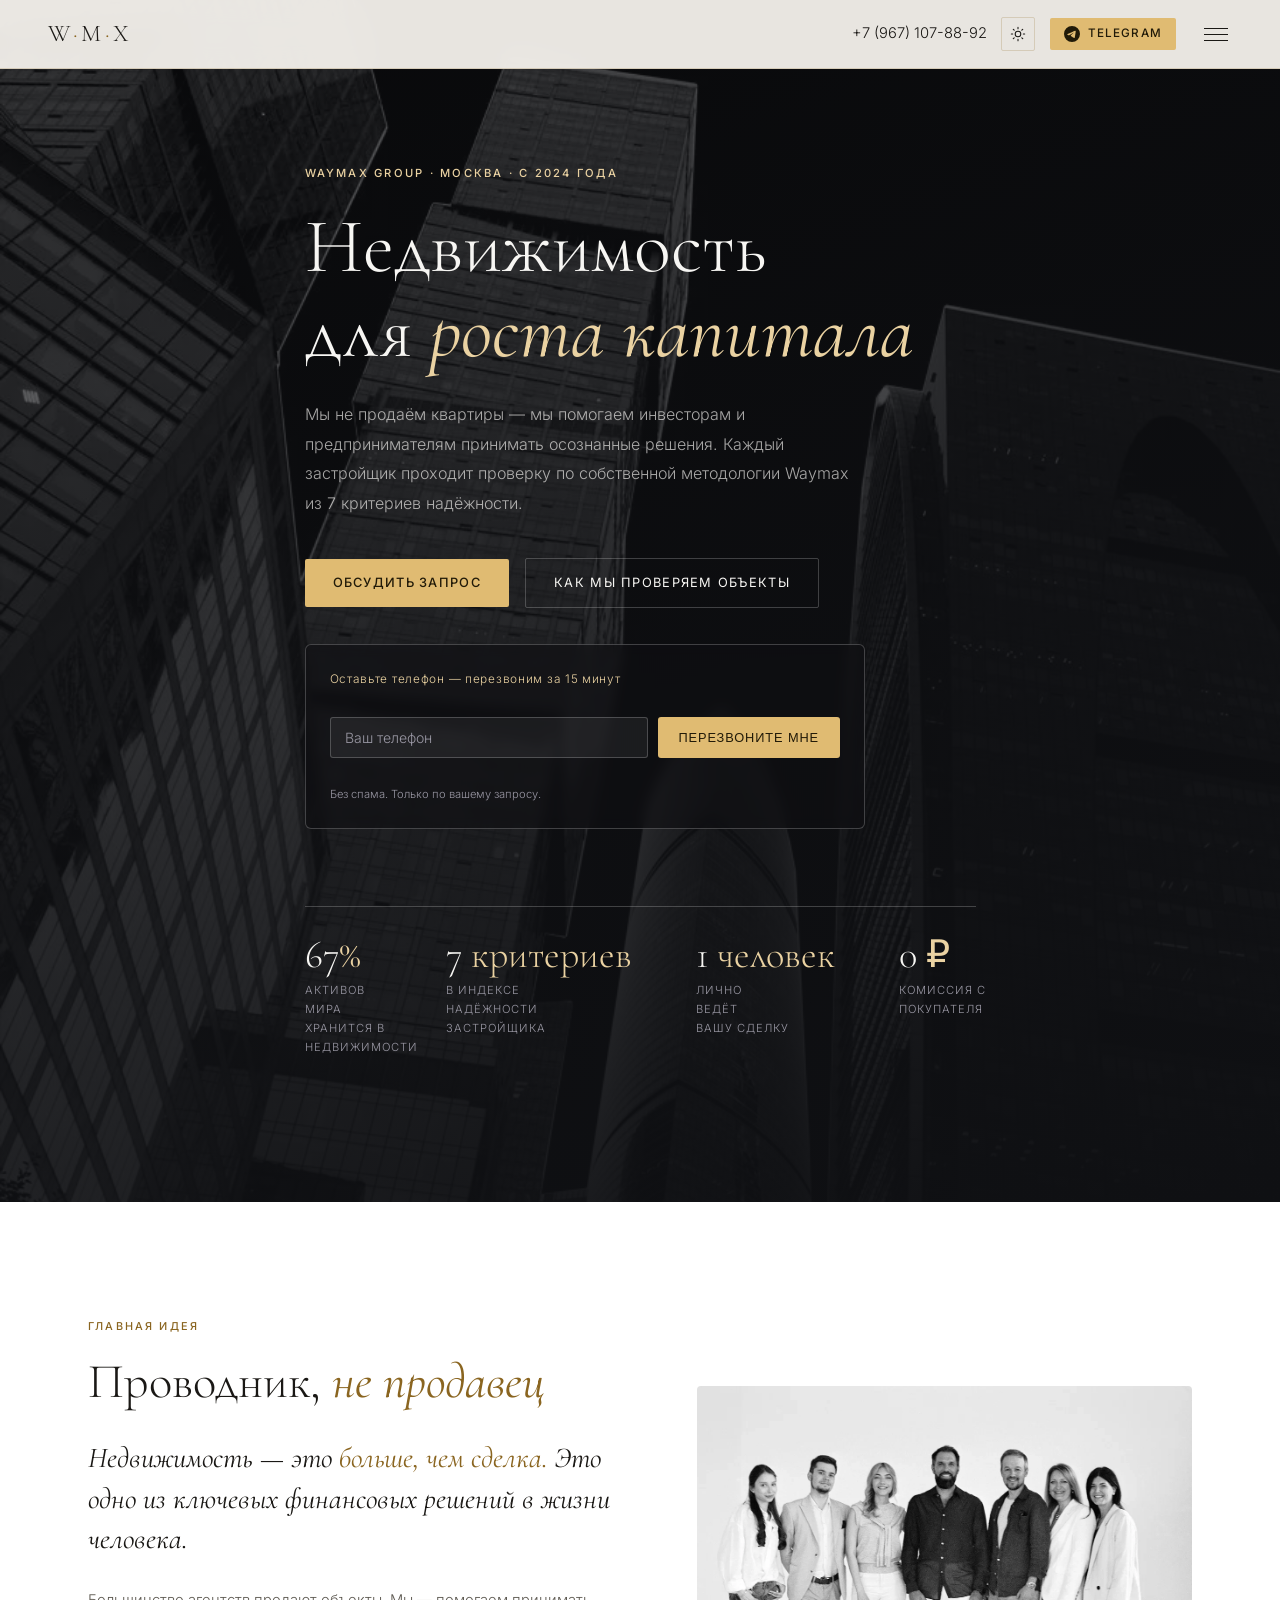
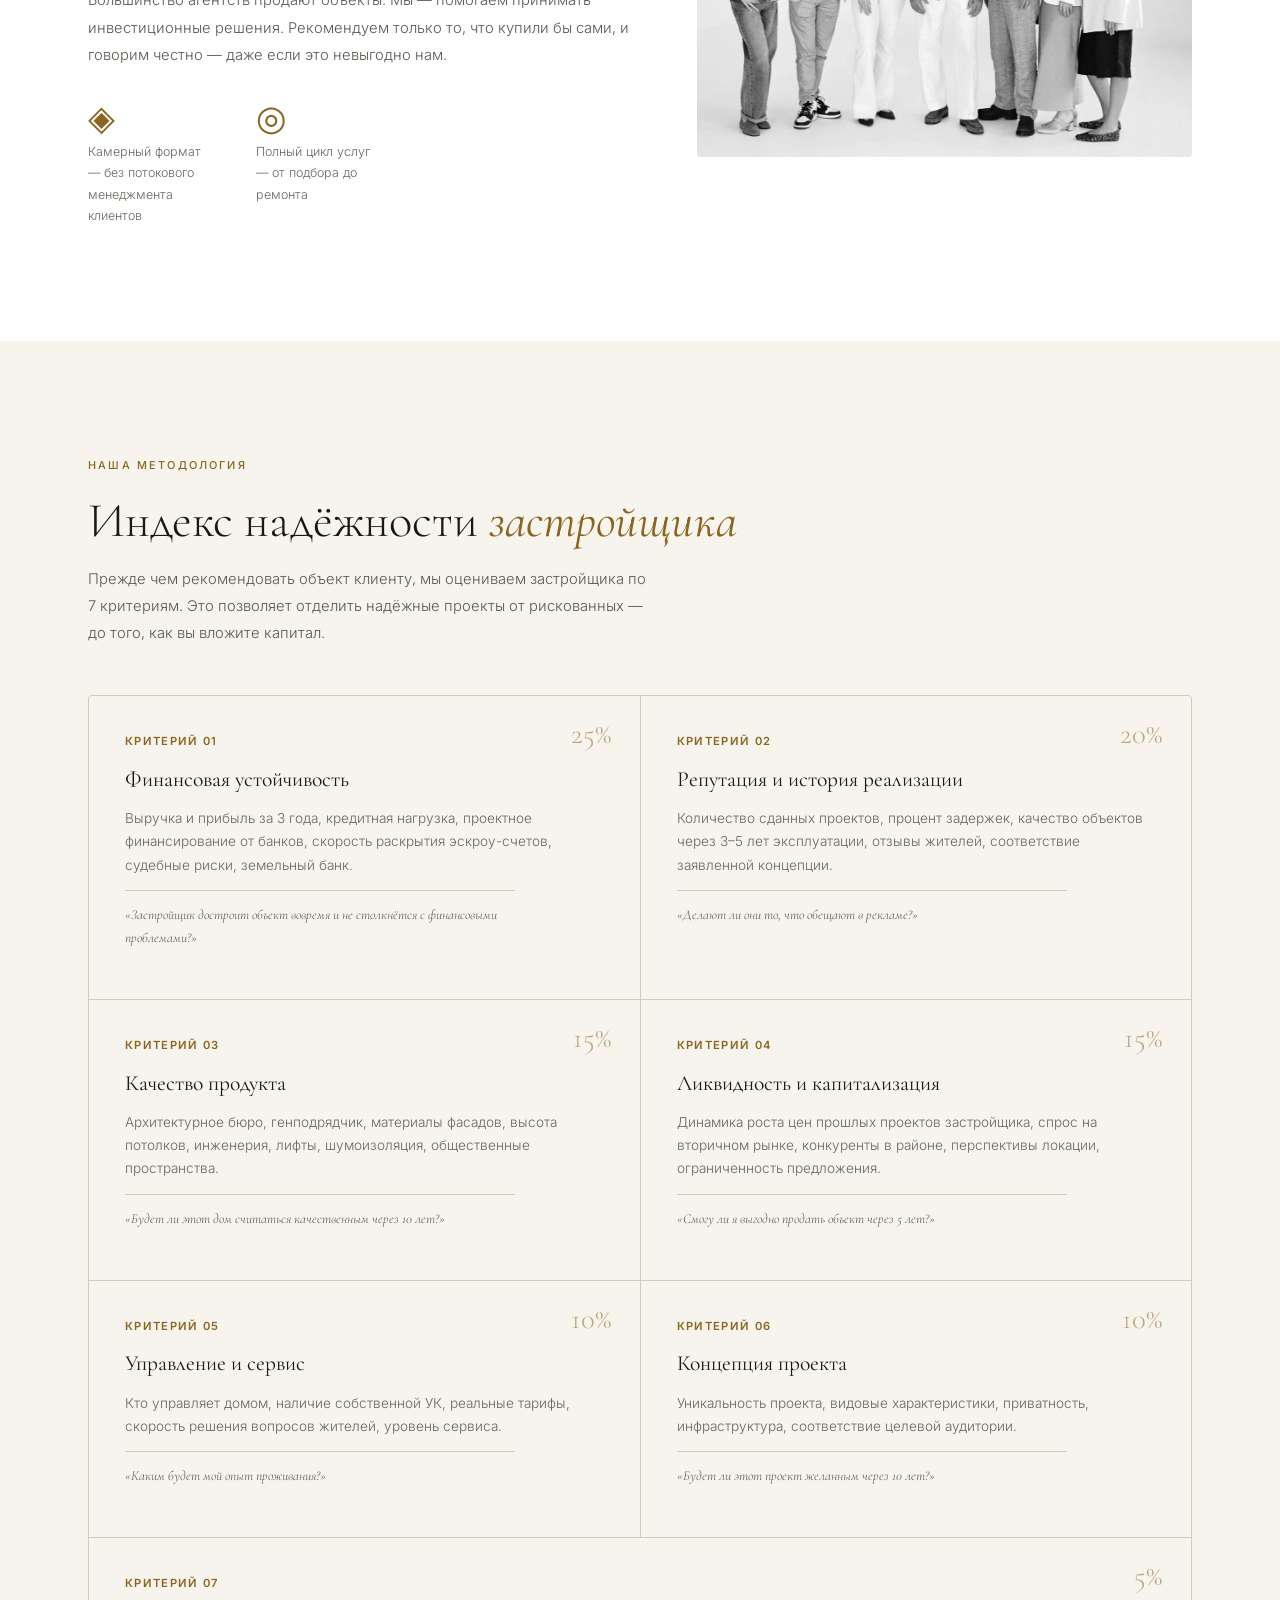
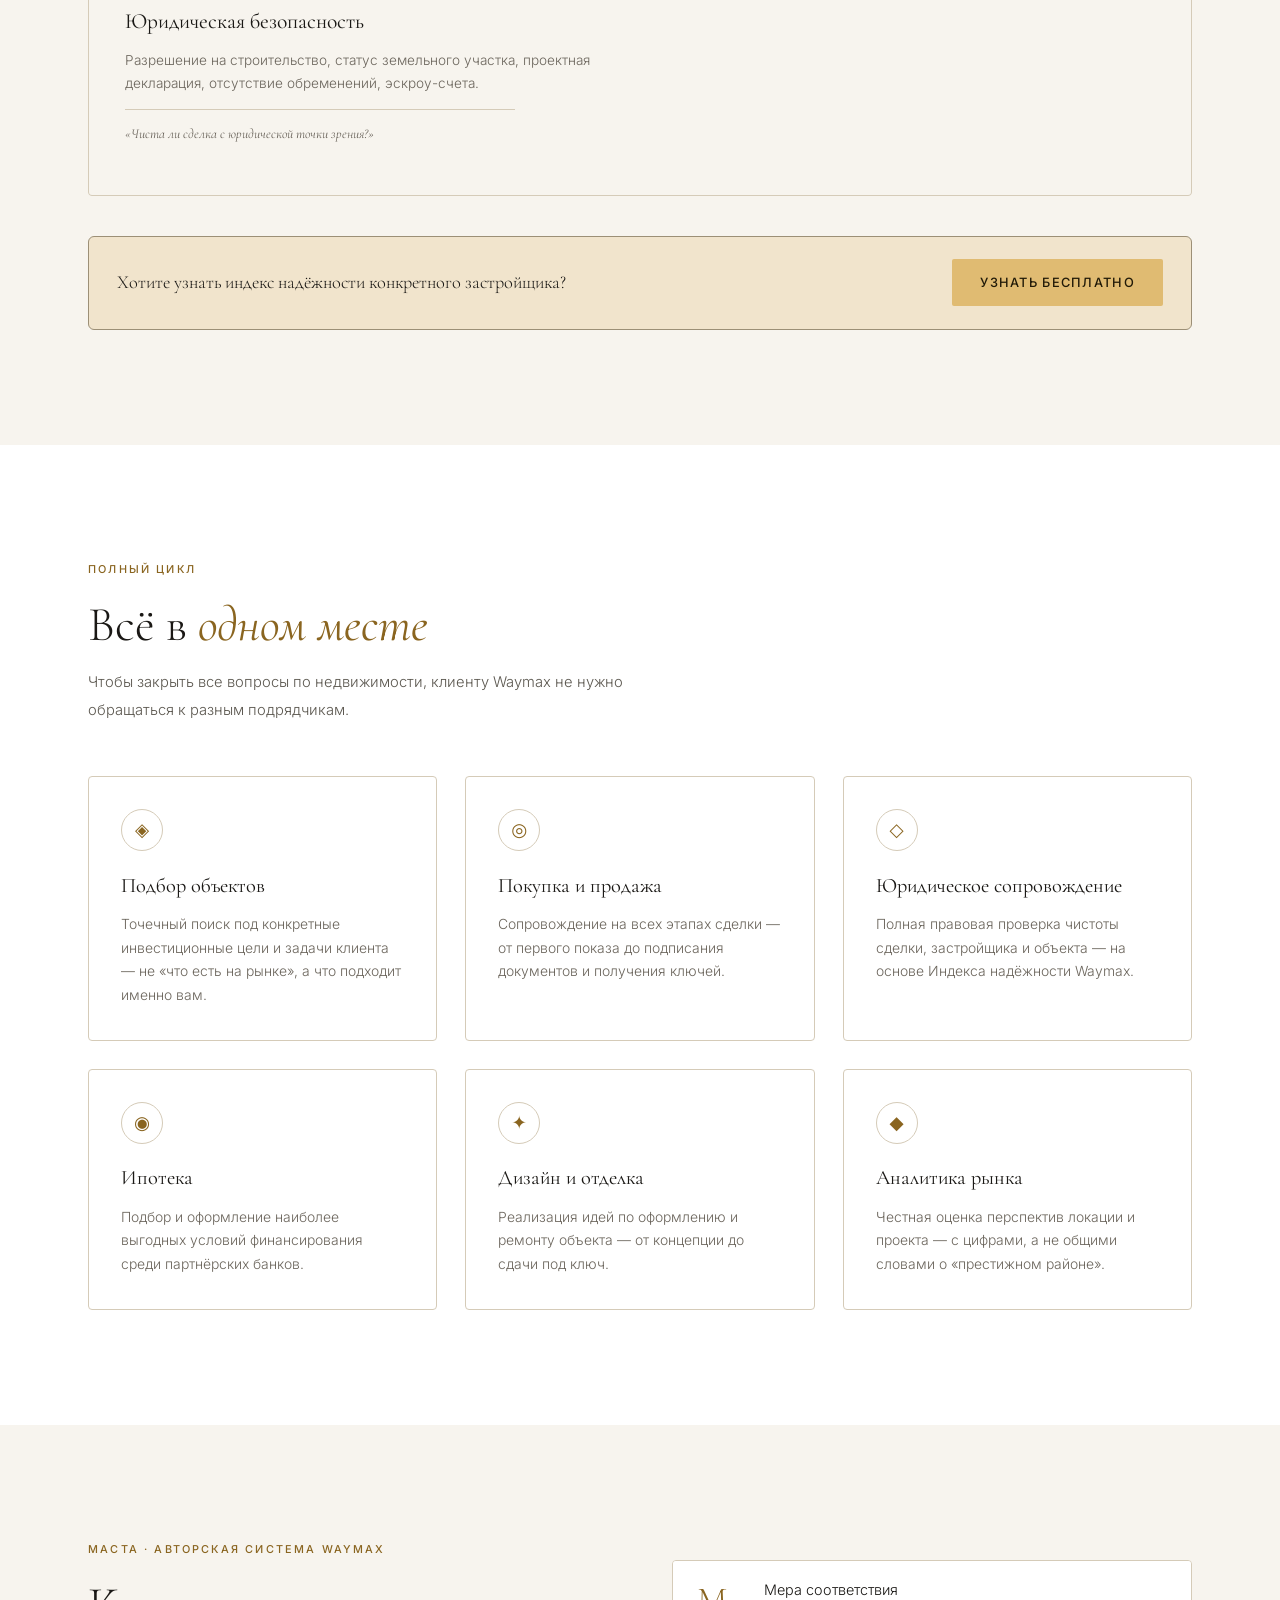
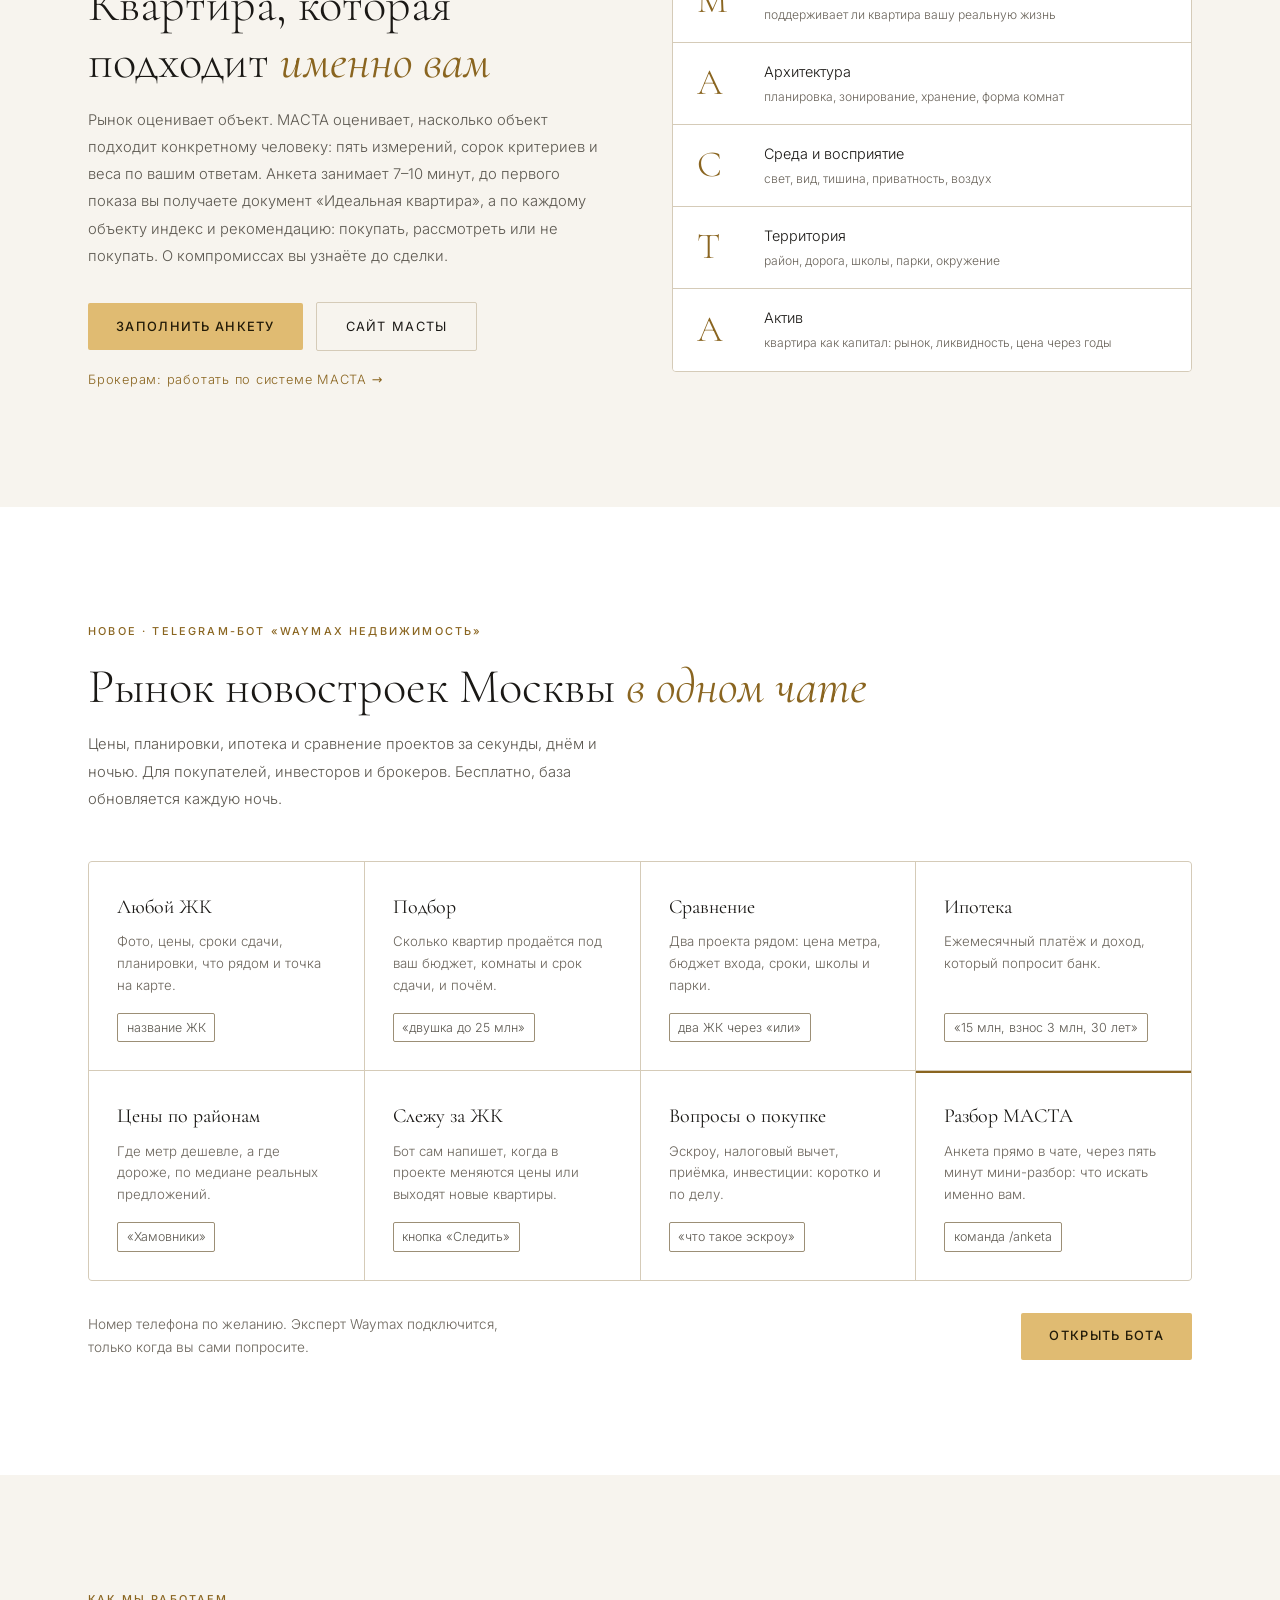
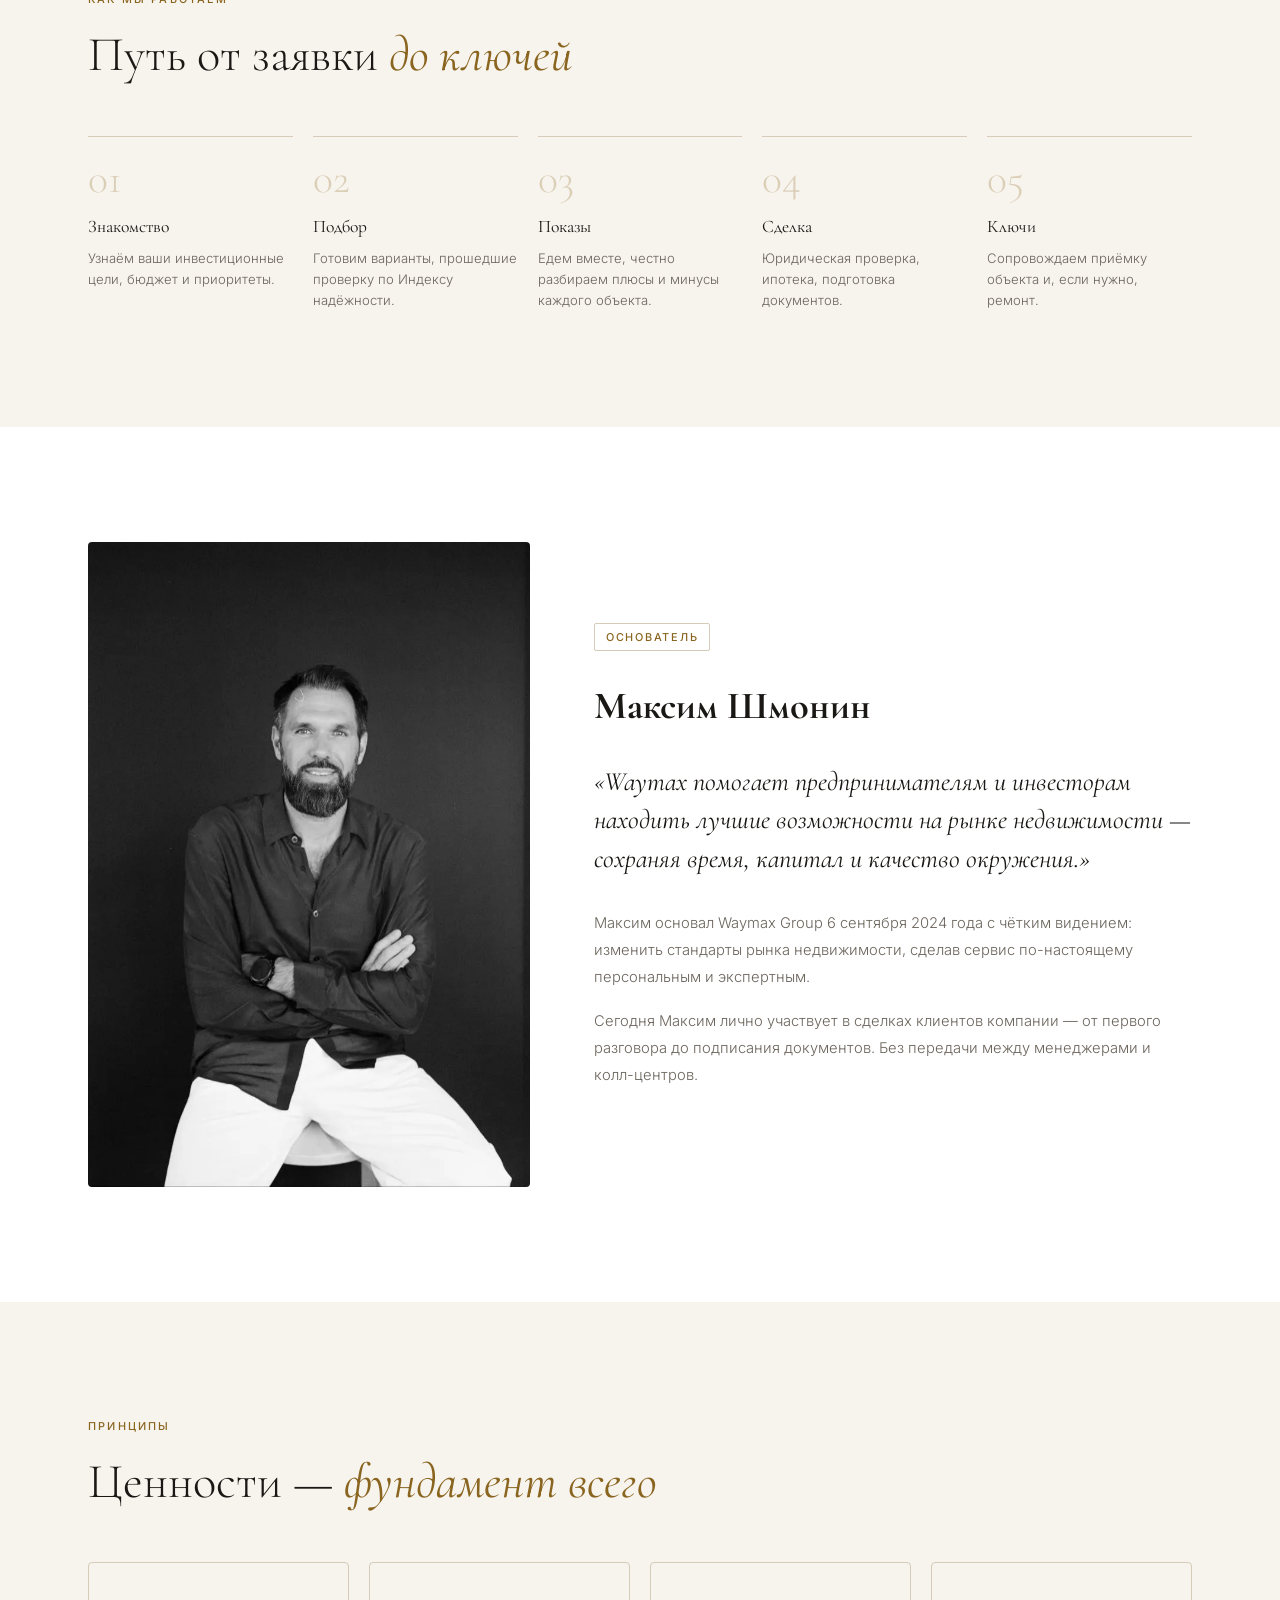
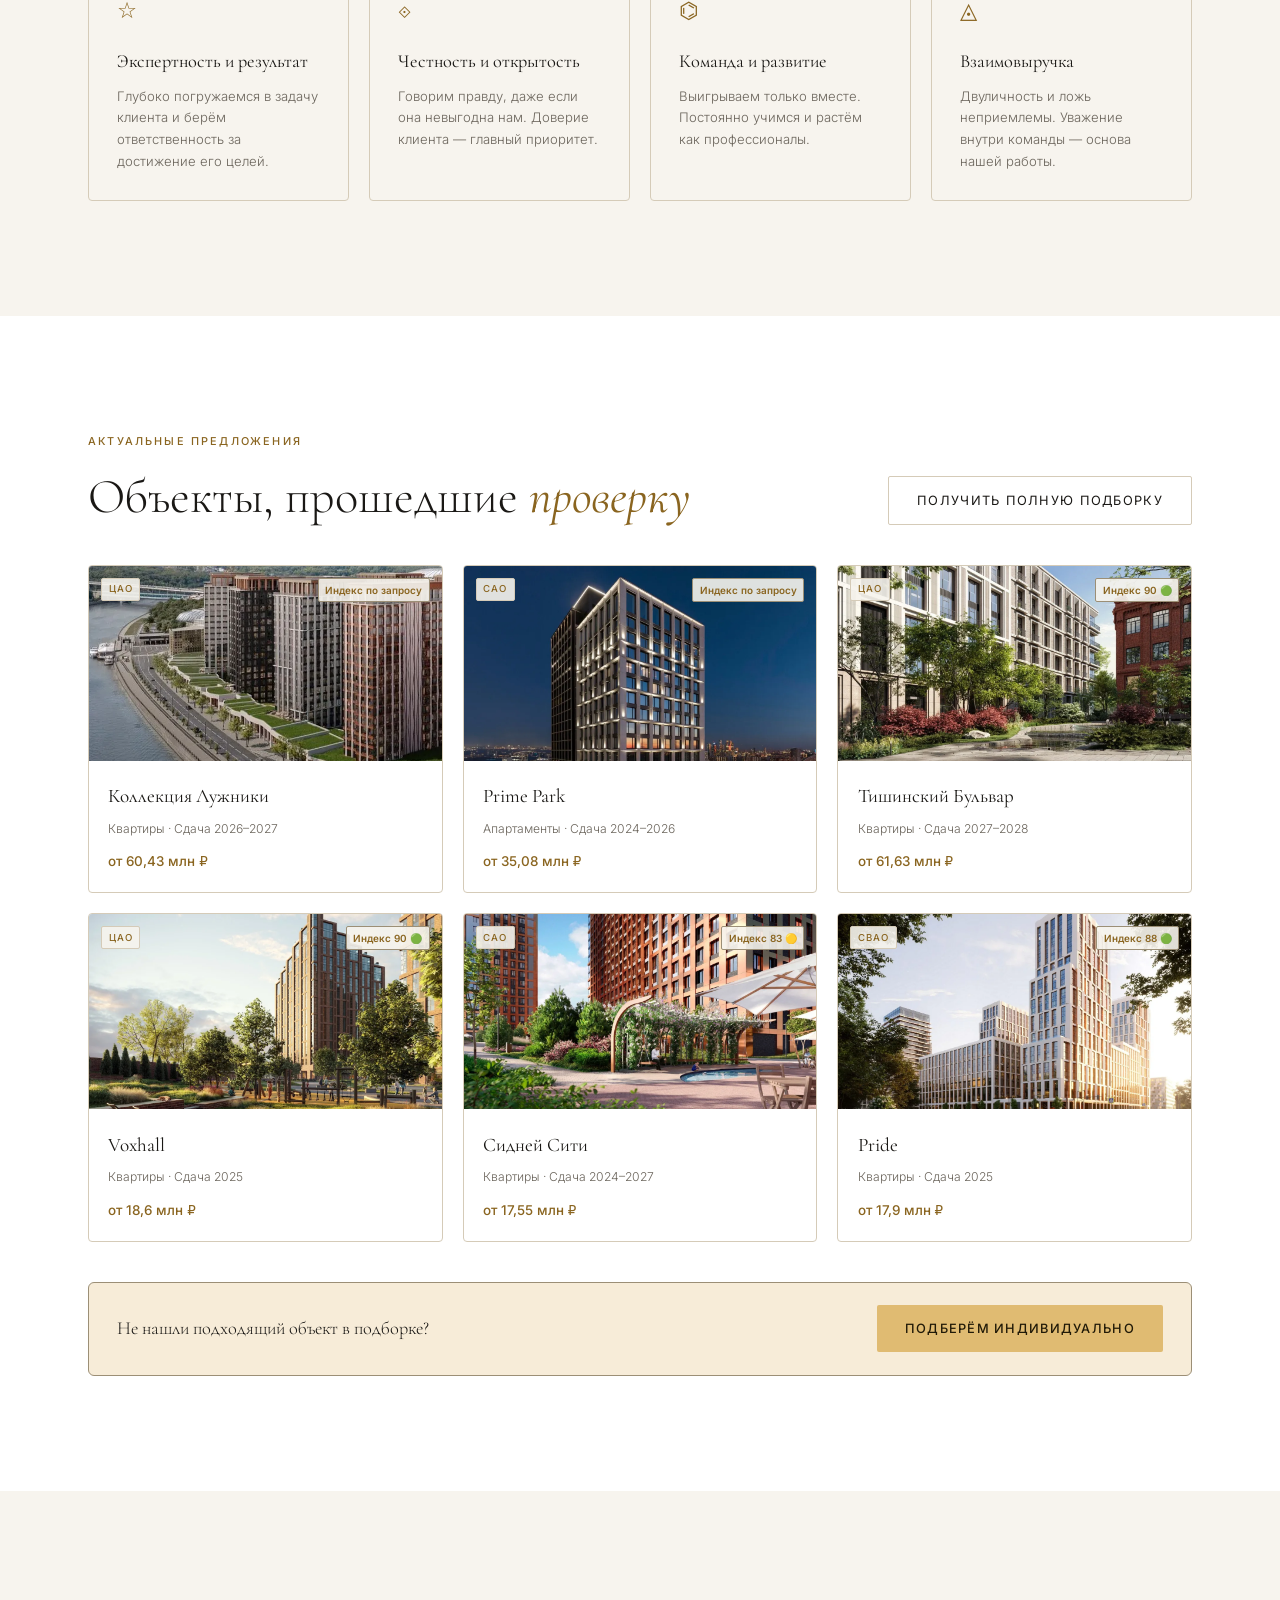
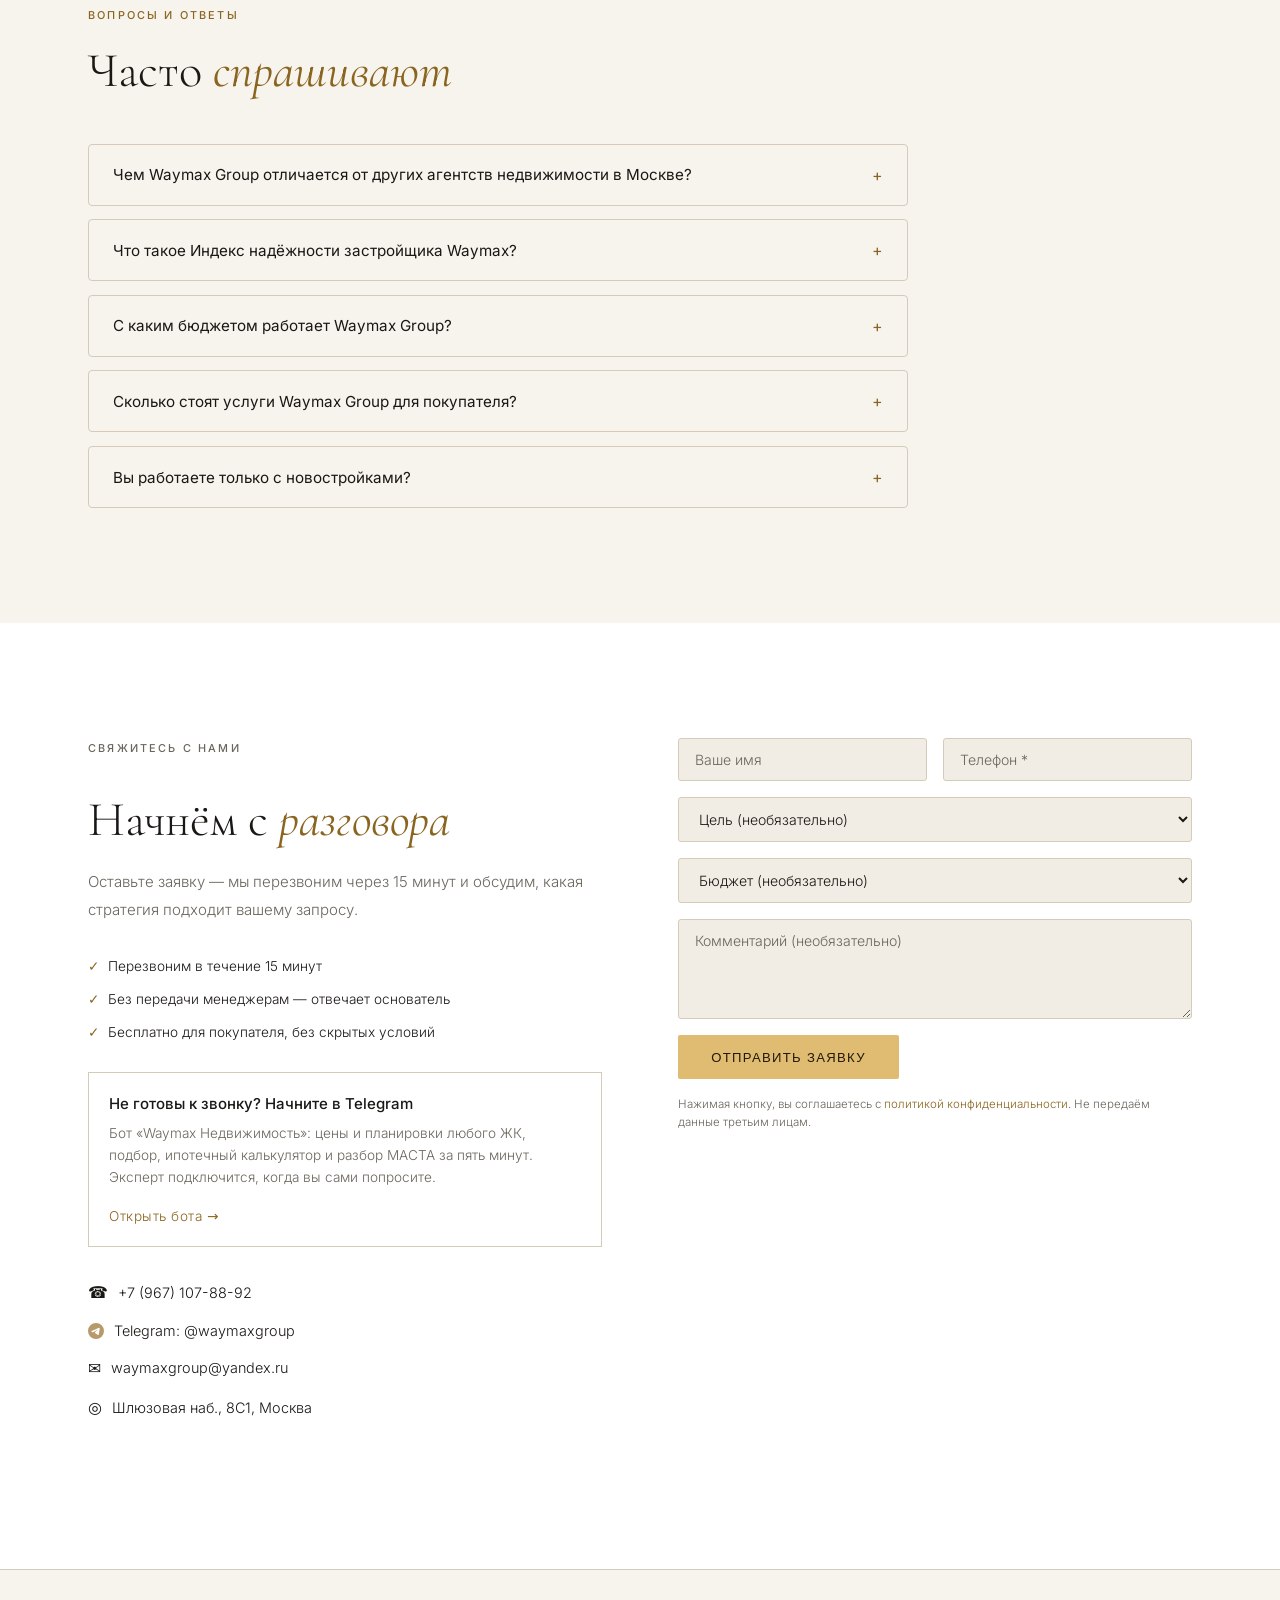
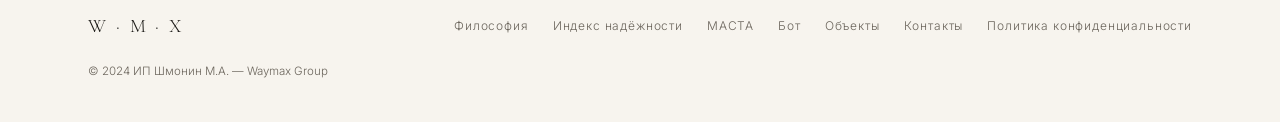
<file: index.html>
<!DOCTYPE html>
<html lang="ru">
<head>
  <meta charset="UTF-8" />
  <meta name="viewport" content="width=device-width, initial-scale=1.0" />
  <!-- seo-engine:begin — managed block, edits here are overwritten -->
  <title>Инвестиционная недвижимость Москвы — агентство Waymax Group</title>
  <meta name="description" content="Новостройки бизнес- и премиум-класса в Москве для жизни и инвестиций. Проверяем застройщиков по Индексу надёжности из 7 критериев. Для покупателя бесплатно.">
  <meta name="robots" content="index, follow, max-image-preview:large, max-snippet:-1">
  <link rel="canonical" href="https://waymaxgroup.ru/">
  <meta name="yandex-verification" content="531092095a10cb94">
  <meta name="google-site-verification" content="fUFtjKnkrzWtRZuI2oQLNb2e3I6CQt49R8XiKwC50EE">
  <meta property="og:type" content="website">
  <meta property="og:url" content="https://waymaxgroup.ru/">
  <meta property="og:site_name" content="Waymax Group">
  <meta property="og:locale" content="ru_RU">
  <meta property="og:title" content="Waymax Group — недвижимость для роста капитала">
  <meta property="og:description" content="Проводник в мире инвестиционной недвижимости Москвы. Оцениваем застройщиков по 7 критериям надёжности. Основатель лично ведёт каждую сделку.">
  <meta property="og:image" content="https://waymaxgroup.ru/og-cover.jpg">
  <meta property="og:image:width" content="1200">
  <meta property="og:image:height" content="630">
  <meta property="og:image:alt" content="Waymax Group — инвестиционная недвижимость Москвы">
  <meta name="twitter:card" content="summary_large_image">
  <meta name="twitter:title" content="Waymax Group — недвижимость для роста капитала">
  <meta name="twitter:description" content="Проводник в мире инвестиционной недвижимости Москвы. Оцениваем застройщиков по 7 критериям надёжности. Основатель лично ведёт каждую сделку.">
  <meta name="twitter:image" content="https://waymaxgroup.ru/og-cover.jpg">
  <script type="application/ld+json">
  {
   "@context": "https://schema.org",
   "@graph": [
    {
     "@type": "RealEstateAgent",
     "@id": "https://waymaxgroup.ru/#org",
     "name": "Waymax Group",
     "url": "https://waymaxgroup.ru/",
     "description": "Waymax Group — агентство инвестиционной недвижимости Москвы: подбор новостроек бизнес- и премиум-класса, сопровождение сделки, юридическая проверка, ипотека и ремонт. Каждого застройщика оцениваем по собственному Индексу надёжности из 7 критериев. Для покупателя услуги бесплатны.",
     "alternateName": [
      "Waymax",
      "WAYMAX",
      "Вэймакс"
     ],
     "telephone": "+7-967-107-88-92",
     "email": "waymaxgroup@yandex.ru",
     "logo": "https://waymaxgroup.ru/android-chrome-512x512.png",
     "image": "https://waymaxgroup.ru/og-cover.jpg",
     "foundingDate": "2024-09-06",
     "priceRange": "от 30 000 000 ₽",
     "slogan": "Недвижимость для роста капитала",
     "areaServed": "Москва",
     "address": {
      "@type": "PostalAddress",
      "streetAddress": "Шлюзовая наб., 8С1",
      "addressLocality": "Москва",
      "addressCountry": "RU"
     },
     "founder": {
      "@type": "Person",
      "name": "Максим Шмонин",
      "jobTitle": "Основатель Waymax Group"
     },
     "sameAs": [
      "https://yandex.ru/maps/org/waymax_group/121051648919/",
      "https://www.instagram.com/waymax_group/",
      "https://t.me/waymaxgroup",
      "https://masta.waymaxgroup.ru/"
     ],
     "hasOfferCatalog": {
      "@type": "OfferCatalog",
      "name": "Услуги",
      "itemListElement": [
       {
        "@type": "Offer",
        "itemOffered": {
         "@type": "Service",
         "name": "Подбор объектов",
         "description": "Точечный поиск недвижимости под инвестиционные цели и задачи клиента.",
         "url": "https://waymaxgroup.ru/#how"
        }
       },
       {
        "@type": "Offer",
        "itemOffered": {
         "@type": "Service",
         "name": "Сопровождение покупки и продажи",
         "description": "Все этапы сделки — от первого показа до подписания документов и получения ключей.",
         "url": "https://waymaxgroup.ru/#how"
        }
       },
       {
        "@type": "Offer",
        "itemOffered": {
         "@type": "Service",
         "name": "Юридическое сопровождение",
         "description": "Правовая проверка чистоты сделки, застройщика и объекта на основе Индекса надёжности Waymax.",
         "url": "https://waymaxgroup.ru/#how"
        }
       },
       {
        "@type": "Offer",
        "itemOffered": {
         "@type": "Service",
         "name": "Ипотека",
         "description": "Подбор и оформление условий финансирования среди партнёрских банков.",
         "url": "https://waymaxgroup.ru/#how"
        }
       },
       {
        "@type": "Offer",
        "itemOffered": {
         "@type": "Service",
         "name": "Индекс надёжности застройщика",
         "description": "Оценка застройщика по 7 критериям: балл от 0 до 100 и категория рекомендации. Бесплатно, по заявке.",
         "url": "https://waymaxgroup.ru/#index-reliability"
        }
       },
       {
        "@type": "Offer",
        "itemOffered": {
         "@type": "Service",
         "name": "МАСТА",
         "description": "Авторская система персонального анализа квартиры: пять измерений, сорок критериев, веса по ответам клиента.",
         "url": "https://masta.waymaxgroup.ru/"
        }
       },
       {
        "@type": "Offer",
        "itemOffered": {
         "@type": "Service",
         "name": "Telegram-бот «Waymax Недвижимость»",
         "description": "Цены, планировки, подбор, ипотечный калькулятор и сравнение новостроек Москвы в чате. Бесплатно.",
         "url": "https://t.me/waymaxgroup_bot"
        }
       }
      ]
     }
    },
    {
     "@type": "WebSite",
     "@id": "https://waymaxgroup.ru/#site",
     "url": "https://waymaxgroup.ru/",
     "name": "Waymax Group",
     "inLanguage": "ru",
     "publisher": {
      "@id": "https://waymaxgroup.ru/#org"
     }
    },
    {
     "@type": "WebPage",
     "@id": "https://waymaxgroup.ru/#page",
     "url": "https://waymaxgroup.ru/",
     "name": "Инвестиционная недвижимость Москвы — агентство Waymax Group",
     "description": "Новостройки бизнес- и премиум-класса в Москве для жизни и инвестиций. Проверяем застройщиков по Индексу надёжности из 7 критериев. Для покупателя бесплатно.",
     "inLanguage": "ru",
     "isPartOf": {
      "@id": "https://waymaxgroup.ru/#site"
     },
     "about": {
      "@id": "https://waymaxgroup.ru/#org"
     }
    },
    {
     "@type": "FAQPage",
     "@id": "https://waymaxgroup.ru/#faq",
     "mainEntity": [
      {
       "@type": "Question",
       "name": "Чем Waymax Group отличается от других агентств недвижимости в Москве?",
       "acceptedAnswer": {
        "@type": "Answer",
        "text": "Waymax не продаёт недвижимость — мы выступаем проводником для инвесторов и предпринимателей. Каждый застройщик проходит оценку по собственной методологии — Индексу надёжности Waymax из 7 критериев. Основатель Максим Шмонин лично участвует в сделках, а команда рекомендует только те проекты, которые купила бы для себя."
       }
      },
      {
       "@type": "Question",
       "name": "Что такое Индекс надёжности застройщика Waymax?",
       "acceptedAnswer": {
        "@type": "Answer",
        "text": "Собственная система оценки застройщиков по 7 критериям: финансовая устойчивость (25%), репутация и история реализации (20%), качество продукта (15%), ликвидность и капитализация (15%), управление и сервис (10%), концепция проекта (10%), юридическая безопасность (5%). Итог — балл от 0 до 100 и категория рекомендации."
       }
      },
      {
       "@type": "Question",
       "name": "С каким бюджетом работает Waymax Group?",
       "acceptedAnswer": {
        "@type": "Answer",
        "text": "Основной фокус — инвесторы и предприниматели с бюджетом от 30 млн рублей."
       }
      },
      {
       "@type": "Question",
       "name": "Сколько стоят услуги Waymax Group для покупателя?",
       "acceptedAnswer": {
        "@type": "Answer",
        "text": "Для покупателя услуги бесплатны — комиссию выплачивает застройщик или продавец объекта."
       }
      },
      {
       "@type": "Question",
       "name": "Вы работаете только с новостройками?",
       "acceptedAnswer": {
        "@type": "Answer",
        "text": "Нет, работаем смешанно — с новостройками от топовых застройщиков и со вторичным рынком, если объект отвечает запросу клиента."
       }
      }
     ]
    }
   ]
  }
  </script>
  <!-- seo-engine:end -->
  <link rel="icon" type="image/x-icon" href="/favicon.ico">
  <link rel="icon" type="image/png" sizes="16x16" href="/favicon-16x16.png">
  <link rel="icon" type="image/png" sizes="32x32" href="/favicon-32x32.png">
  <link rel="apple-touch-icon" sizes="180x180" href="/apple-touch-icon.png">
  <link rel="icon" type="image/png" sizes="192x192" href="/android-chrome-192x192.png">
  <link rel="icon" type="image/png" sizes="512x512" href="/android-chrome-512x512.png">




  <!-- Шрифты свои, не с fonts.googleapis.com — не блокирует отрисовку и не
       уходит за границу с адресом посетителя. 24.09.2026. -->
  <link rel="stylesheet" href="/fonts/fonts.css">

  <style>
    *, *::before, *::after { box-sizing: border-box; margin: 0; padding: 0; }

    /* Палитра общая с Waymax PRO (app/static/css/style.css) и с сайтом МАСТЫ.
       Перекрасили в Прошке — переносим сюда: три интерфейса агентства обязаны
       говорить одним цветом. Правило самой палитры: глубину даёт разница
       яркости, а не подмешанный в фон цвет. Золото — линия, буква и заливка
       кнопки; фон оно не красит никогда. */
    :root {
      /* Фирменные константы: от темы не зависят. */
      --ink:       #0F1013;
      --paper:     #F7F4EE;
      /* Золото живёт в двух токенах. --gold — ЧЕРНИЛА (текст, тонкая линия),
         и на светлой теме оно темнеет до бронзы: чистое золото на бумажном
         фоне даёт контраст 1,7 и не читается. --gold-solid — ЗАЛИВКА кнопки,
         одинаковая в обеих темах, а текст на ней — --on-gold. Путать нельзя:
         кнопка на --gold в светлой теме выйдет тёмной с тёмным текстом. */
      --gold-solid:#E0BB72;
      --gold-lt:   #EAD2A2;             /* светлое золото: наведение, текст на фото */
      --on-gold:   #211A08;
      --wine:      #6E1E40;
      --wine-lt:   #9B3A63;

      --display:   'Cormorant Garamond', Georgia, serif;
      --body:      'Inter', system-ui, sans-serif;
      --max:       1200px;

      /* Семантический слой (22.09.2026). Компоненты ниже не знают, тёмная тема
         или светлая: они пользуются ролями, а тема меняет значения ролей в одном
         месте. Фирменные константы выше при этом не меняются никогда. */
      --bg:        #0F1013;             /* основной фон секции */
      --bg-2:      #191A20;             /* чередующаяся секция, чуть светлее */
      --fg:        #F7F6F3;             /* заголовки и основной текст */
      --fg-soft:   #B8B6C2;             /* подзаголовки и врезки */
      --muted:     #9A98A4;             /* подписи и мелкий текст */
      --gold:      #E0BB72;             /* золото-чернила */
      --field:     #1F2027;             /* заливка поля ввода */
      --bar:       rgba(15,16,19,0.94); /* шапка поверх содержимого */
      --bar-solid: #0F1013;             /* мобильное меню на весь экран, без прозрачности */
      --chip:      rgba(15,16,19,0.85); /* плашка поверх фотографии */
      /* Линии НЕЙТРАЛЬНЫЕ, а не полупрозрачное золото: золотая сетка линий
         красит страницу целиком в жёлтый, и настоящее золото рядом выцветает. */
      --border:    #40424E;             /* декоративный разделитель */
      --border-w:  #63667A;             /* обводка того, на что нажимают */
      --gold-dim:  rgba(224,187,114,0.10);  /* единственная золотая заливка: узкая полоса */
      --gold-ghost:rgba(224,187,114,0.22);  /* крупная цифра шага, почти фон */
      --ok:        #5FCF94;             /* «Отправлено» и «ошибка» у кнопки формы: */
      --bad:       #E8697C;             /* скрипт ставит их через var(), не hex-ом */
      color-scheme: dark;
    }

    /* Светлая тема: ручной выбор сильнее системной настройки, иначе тумблер не
       сработал бы у человека со светлой системой. */
    :root[data-theme="light"] {
      --bg: #F7F4EE; --bg-2: #FFFFFF; --fg: #1A1815;
      --fg-soft: #5C5850; --muted: #6B655C;
      --gold: #8A6520;
      --border: #D5CBB8; --border-w: #9C8F76;
      --field: #F2EDE4; --bar: rgba(247,244,238,0.94);
      --bar-solid: #F7F4EE; --chip: rgba(247,244,238,0.9);
      --gold-dim: rgba(224,187,114,0.28); --gold-ghost: rgba(138,101,32,0.26);
      --ok: #277A4F; --bad: #B1394E;
      color-scheme: light;
    }
    @media (prefers-color-scheme: light) {
      :root:not([data-theme="dark"]) {
        --bg: #F7F4EE; --bg-2: #FFFFFF; --fg: #1A1815;
        --fg-soft: #5C5850; --muted: #6B655C;
        --gold: #8A6520;
        --border: #D5CBB8; --border-w: #9C8F76;
        --field: #F2EDE4; --bar: rgba(247,244,238,0.94);
        --bar-solid: #F7F4EE; --chip: rgba(247,244,238,0.9);
        --gold-dim: rgba(224,187,114,0.28); --gold-ghost: rgba(138,101,32,0.26);
        --ok: #277A4F; --bad: #B1394E;
        color-scheme: light;
      }
    }

    html { scroll-behavior: smooth; }
    body {
      background: var(--bg);
      color: var(--fg);
      font-family: var(--body);
      font-weight: 300;
      font-size: clamp(15px, 1.1vw, 17px);
      line-height: 1.7;
      -webkit-font-smoothing: antialiased;
    }
    a { color: inherit; text-decoration: none; }
    img { display: block; max-width: 100%; }
    ul, ol { list-style: none; }

    .container { max-width: var(--max); margin: 0 auto; padding: 0 clamp(1.25rem, 5vw, 3rem); }

    /* ── HEADER ── */
    header {
      position: fixed; top: 0; left: 0; right: 0; z-index: 100;
      background: var(--bar);
      border-bottom: 1px solid var(--border);
    }
    /* backdrop-filter on a fixed bar is a known way to wedge the WebKit
       compositor on iOS — the page keeps spinning and never paints. Desktop
       only; over content this dark an opaque bar looks the same anyway. */
    @media (min-width: 981px) {
      @supports (backdrop-filter: blur(12px)) {
        header { backdrop-filter: blur(12px); }
      }
    }
    .header-inner { display: flex; align-items: center; justify-content: space-between; height: 68px; }
    .logo { font-family: var(--display); font-size: 1.5rem; font-weight: 300; letter-spacing: 0.15em; color: var(--fg); }
    .logo span { color: var(--gold); }
    nav { display: flex; gap: 1.2rem; align-items: center; }
    nav a { white-space: nowrap; }
    /* Шапка шире колонки текста: в 1200 px шесть пунктов, телефон, тема и Telegram не
       помещались никогда — кнопка Telegram выходила за сетку на 67 px на любой ширине. */
    header .container { max-width: 1400px; }
    .header-inner { gap: 1.5rem; }
    nav a {
      font-size: 0.76rem; font-weight: 400; letter-spacing: 0.07em; text-transform: uppercase;
      color: var(--muted); transition: color 0.2s;
    }
    nav a:hover { color: var(--gold); }
    .header-cta { display: flex; align-items: center; gap: 0.9rem; }
    .phone-link { font-size: 0.92rem; color: var(--fg); white-space: nowrap; }
    .phone-link:hover { color: var(--gold); }
    .btn-tg {
      display: flex; align-items: center; gap: 0.5rem; background: var(--gold-solid); color: var(--on-gold);
      font-size: 0.73rem; font-weight: 500; letter-spacing: 0.1em; text-transform: uppercase;
      padding: 0.55em 1.2em; border-radius: 2px; transition: background 0.2s; white-space: nowrap;
    }
    .btn-tg:hover { background: var(--gold-lt); }
    .theme-toggle {
      background: transparent; border: 1px solid var(--border); border-radius: 2px;
      color: var(--fg); cursor: pointer; width: 34px; height: 34px; flex: none;
      display: inline-flex; align-items: center; justify-content: center; padding: 0;
      transition: border-color 0.2s, color 0.2s;
    }
    .theme-toggle:hover { border-color: var(--gold); color: var(--gold); }
    .theme-toggle svg { width: 16px; height: 16px; display: block; }
    .theme-toggle .i-sun { display: none; }
    :root[data-theme="light"] .theme-toggle .i-sun { display: block; }
    :root[data-theme="light"] .theme-toggle .i-moon { display: none; }
    @media (prefers-color-scheme: light) {
      :root:not([data-theme="dark"]) .theme-toggle .i-sun { display: block; }
      :root:not([data-theme="dark"]) .theme-toggle .i-moon { display: none; }
    }
    .burger { display: none; flex-direction: column; gap: 5px; cursor: pointer; padding: 4px; }
    .burger span { display: block; width: 24px; height: 1px; background: var(--fg); }
    /* Восемь пунктов, телефон, тема и Telegram в одну строку помещаются от 1300 px
       (замер 29.09.2026, с МАСТА и Ботом в меню). Уже — меню уходит
       в бургер: иначе пункты рвались на две строки, «Контакты» слипались с телефоном,
       а кнопка Telegram обрезалась краем экрана. Новый пункт в шапку — только с новым
       замером. */
    @media (max-width: 1299px) {
      nav { display: none; }
      .burger { display: flex; }
      .header-cta { margin-left: auto; }
    }

    .mobile-nav {
      display: none; position: fixed; inset: 0; z-index: 200; background: var(--bar-solid);
      flex-direction: column; align-items: center; justify-content: center; gap: 2.2rem;
    }
    .mobile-nav.open { display: flex; }
    .mobile-nav a { font-family: var(--display); font-size: 1.7rem; font-weight: 300; color: var(--fg); }
    .mobile-nav a:hover { color: var(--gold); }
    .mobile-close { position: absolute; top: 1.25rem; right: 1.5rem; font-size: 1.8rem; color: var(--muted); cursor: pointer; }

    /* ── HERO ── */
    /* Первый экран — фотография с тёмной заливкой, и в светлой теме он таким же
       остаётся: светлый текст на затемнённом снимке читается, тёмный — нет.
       Поэтому внутри #hero переопределяются роли, а не правила компонентов. */
    #hero {
      min-height: 100svh; display: flex; flex-direction: column; justify-content: flex-end;
      padding-top: 68px; position: relative; overflow: hidden; background: var(--ink);
      --fg: #F7F6F3;
      --fg-soft: rgba(247,246,243,0.66);
      --muted: #9A98A4;
      /* Золото здесь тоже переопределяется: на светлой теме --gold уходит
         в бронзу, а на затемнённом снимке бронза не читается. */
      --gold: var(--gold-lt);
      --field: rgba(255,255,255,0.06);
      --border: rgba(247,246,243,0.22);
      --border-w: rgba(247,246,243,0.34);
      --chip: rgba(15,16,19,0.62);
    }
    .hero-bg {
      position: absolute; inset: 0;
      background:
        linear-gradient(160deg, rgba(15,16,19,0.55) 0%, rgba(15,16,19,0.88) 60%, rgba(15,16,19,1) 100%),
        url('hero-bg.webp') center/cover no-repeat;
    }
    .hero-content { position: relative; z-index: 2; padding: clamp(3rem, 8vw, 6rem) 0 clamp(3rem, 6vw, 5rem); }
    .hero-eyebrow {
      font-size: 0.7rem; font-weight: 500; letter-spacing: 0.2em; text-transform: uppercase;
      color: var(--gold); margin-bottom: 1.4rem;
    }
    h1 {
      font-family: var(--display); font-size: clamp(2.6rem, 6vw, 5.4rem); font-weight: 300;
      line-height: 1.1; color: var(--fg); max-width: 880px; margin-bottom: 1.6rem;
    }
    h1 em { font-style: italic; color: var(--gold); }
    .hero-sub { font-size: clamp(0.95rem, 1.25vw, 1.08rem); color: var(--fg-soft); max-width: 560px; margin-bottom: 2.5rem; line-height: 1.85; }
    .hero-actions { display: flex; gap: 1rem; flex-wrap: wrap; align-items: center; }
    .btn-primary {
      background: var(--gold-solid); color: var(--on-gold); font-size: 0.8rem; font-weight: 500; letter-spacing: 0.1em;
      text-transform: uppercase; padding: 1em 2.2em; border-radius: 2px; border: none; cursor: pointer;
      transition: background 0.2s; display: inline-block;
    }
    .btn-primary:hover { background: var(--gold-lt); }
    .btn-outline {
      background: transparent; color: var(--fg); font-size: 0.8rem; font-weight: 400; letter-spacing: 0.1em;
      text-transform: uppercase; padding: 1em 2.2em; border-radius: 2px; border: 1px solid var(--border);
      cursor: pointer; transition: border-color 0.2s, color 0.2s; display: inline-block;
    }
    .btn-outline:hover { border-color: var(--gold); color: var(--gold); }
    .hero-stats { position: relative; z-index: 2; display: flex; gap: clamp(1.75rem, 5vw, 4.5rem); border-top: 1px solid var(--border); padding: 1.85rem 0; flex-wrap: wrap; }
    .hero-stat-num { font-family: var(--display); font-size: clamp(1.7rem, 3vw, 2.6rem); font-weight: 300; color: var(--fg); line-height: 1; }
    .hero-stat-num span { color: var(--gold); }
    .hero-stat-label { font-size: 0.7rem; letter-spacing: 0.09em; text-transform: uppercase; color: var(--muted); margin-top: 0.4rem; max-width: 11ch; }

    /* ── HERO QUICK FORM ── */
    .hero-quickform {
      position: relative; z-index: 2; margin-top: 2.25rem;
      background: var(--chip); border: 1px solid var(--border); border-radius: 6px;
      padding: clamp(1.1rem, 2.5vw, 1.5rem); max-width: 560px;
    }
    @media (min-width: 981px) {
      @supports (backdrop-filter: blur(6px)) {
        .hero-quickform { backdrop-filter: blur(6px); }
      }
    }
    /* No blur on phones, so the panel needs its own opacity to stay readable
       over the hero photo. */
    @media (max-width: 980px) {
      .hero-quickform { background: rgba(15,16,19,0.86); }
    }
    .hero-quickform-label { font-size: 0.74rem; color: var(--gold); letter-spacing: 0.06em; margin-bottom: 0.75rem; }
    .hero-quickform-row { display: flex; gap: 0.6rem; flex-wrap: wrap; }
    .hero-quickform input {
      flex: 1; min-width: 140px; background: var(--field); border: 1px solid var(--border);
      border-radius: 3px; padding: 0.8em 1em; color: var(--fg); font-family: var(--body); font-size: 0.88rem;
      outline: none;
    }
    .hero-quickform input::placeholder { color: var(--muted); }
    .hero-quickform input:focus { border-color: var(--gold); }
    .hero-quickform button {
      background: var(--gold-solid); color: var(--on-gold); border: none; font-size: 0.8rem; font-weight: 500;
      letter-spacing: 0.07em; text-transform: uppercase; padding: 0.8em 1.6em; border-radius: 3px;
      cursor: pointer; white-space: nowrap; transition: background 0.2s;
    }
    .hero-quickform button:hover { background: var(--gold-lt); }
    .hero-quickform-note { font-size: 0.7rem; color: var(--muted); margin-top: 0.65rem; }
    @media (max-width: 480px) {
      .hero-quickform-row { flex-direction: column; }
      .hero-quickform button { width: 100%; }
    }

    /* ── GENERAL SECTION ── */
    section { padding: clamp(4rem, 9vw, 7.5rem) 0; }
    .section-eyebrow { font-size: 0.68rem; font-weight: 500; letter-spacing: 0.2em; text-transform: uppercase; color: var(--gold); margin-bottom: 1.1rem; }
    h2 { font-family: var(--display); font-size: clamp(1.9rem, 3.8vw, 3.3rem); font-weight: 300; line-height: 1.18; color: var(--fg); }
    h2 em { font-style: italic; color: var(--gold); }
    .section-lead { font-size: clamp(0.9rem, 1.15vw, 1.02rem); color: var(--fg-soft); line-height: 1.85; max-width: 560px; }

    /* ── PHILOSOPHY (guide, not salesperson) ── */
    #philosophy { background: var(--bg-2); }
    .phil-grid { display: grid; grid-template-columns: 1.1fr 1fr; gap: clamp(2rem, 5vw, 4rem); align-items: center; }
    .phil-img { border-radius: 4px; overflow: hidden; aspect-ratio: 4/3; }
    .phil-img img { width: 100%; height: 100%; object-fit: cover; }
    .phil-quote {
      font-family: var(--display); font-style: italic; font-size: clamp(1.3rem, 2.3vw, 1.8rem);
      color: var(--fg); line-height: 1.4; margin: 1.75rem 0;
    }
    .phil-quote span { color: var(--gold); }
    .phil-stats { display: flex; gap: 2.5rem; margin-top: 2rem; flex-wrap: wrap; }
    .phil-stat-num { font-family: var(--display); font-size: 2.2rem; color: var(--gold); line-height: 1; }
    .phil-stat-label { font-size: 0.78rem; color: var(--muted); margin-top: 0.3rem; max-width: 16ch; }

    /* ── INDEX OF RELIABILITY (signature feature) ── */
    #index-reliability { background: var(--bg); }
    .index-intro { display: flex; justify-content: space-between; align-items: flex-end; gap: 2rem; flex-wrap: wrap; margin-bottom: 3rem; }
    .index-grid { display: grid; grid-template-columns: repeat(2, 1fr); gap: 1px; background: var(--border); border: 1px solid var(--border); border-radius: 4px; overflow: hidden; }
    .index-card { background: var(--bg); padding: clamp(1.5rem, 3vw, 2.25rem); position: relative; }
    .index-pct {
      position: absolute; top: 1.5rem; right: 1.75rem;
      font-family: var(--display); font-size: 1.8rem; color: var(--gold); opacity: 0.55; line-height: 1;
    }
    .index-num { font-size: 0.7rem; color: var(--gold); letter-spacing: 0.12em; font-weight: 600; margin-bottom: 0.6rem; }
    .index-card h3 { font-family: var(--display); font-size: 1.35rem; font-weight: 400; color: var(--fg); margin-bottom: 0.6rem; max-width: 85%; }
    .index-card p { font-size: 0.85rem; color: var(--muted); line-height: 1.7; margin-bottom: 0.85rem; max-width: 65ch; }
    .index-q { font-size: 0.82rem; color: var(--fg-soft); font-style: italic; font-family: var(--display); font-size: 1rem; border-top: 1px solid var(--border); padding-top: 0.75rem; }
    /* ── INLINE CTA (mid-page conversion points) ── */
    .inline-cta {
      margin-top: 2.5rem; display: flex; align-items: center; justify-content: space-between; gap: 1.25rem;
      flex-wrap: wrap; border: 1px solid var(--border-w); border-radius: 6px; padding: 1.4rem 1.75rem;
      background: var(--gold-dim);
    }
    .inline-cta p { font-size: 0.95rem; color: var(--fg); font-family: var(--display); font-size: 1.15rem; }
    .inline-cta .btn-primary { flex-shrink: 0; }

    /* ── МАСТА и БОТ (29.09.2026) ──
       Два раздела после «Полного цикла», у каждого свой пункт в шапке (Макс, 29.09:
       «отдельными блоками МАСТА и БОТ»). Два раздела подряд сохраняют чередование
       bg / bg-2: #masta на bg, #bot на bg-2, дальше как было. */
    #masta { background: var(--bg); }
    #bot { background: var(--bg-2); }
    .split { display: grid; grid-template-columns: 1fr 1fr; gap: clamp(2rem, 5vw, 4.5rem); align-items: center; }
    .split .section-lead { margin: 1rem 0 2rem; }
    .split-actions { display: flex; gap: 0.85rem; flex-wrap: wrap; align-items: center; }
    .split-note { font-size: 0.8rem; color: var(--muted); margin-top: 1.1rem; }
    .split-link { display: inline-block; font-size: 0.8rem; letter-spacing: 0.06em; color: var(--gold); margin-top: 1.1rem; }
    .split-link:hover { text-decoration: underline; }
    /* Пять букв МАСТА: имя метода и есть его устройство, поэтому буквы — главный рисунок. */
    .masta-dims { border: 1px solid var(--border); border-radius: 4px; overflow: hidden; }
    .masta-dim { display: grid; grid-template-columns: 3.2rem 1fr; gap: 1rem; align-items: center; padding: 1.05rem 1.5rem; border-top: 1px solid var(--border); background: var(--bg-2); }
    .masta-dim:first-child { border-top: 0; }
    .masta-dim b { font-family: var(--display); font-size: 2.3rem; font-weight: 300; color: var(--gold); line-height: 1; }
    .masta-dim span { font-size: 0.9rem; color: var(--fg); }
    .masta-dim small { display: block; font-size: 0.76rem; color: var(--muted); margin-top: 0.15rem; }
    /* Бот: восемь умений плиткой, у каждой пример запроса — его можно отправить как есть. */
    .bot-grid { display: grid; grid-template-columns: repeat(4, 1fr); gap: 1px; background: var(--border); border: 1px solid var(--border); border-radius: 4px; overflow: hidden; margin-top: 3rem; }
    .bot-tile { background: var(--bg-2); padding: clamp(1.25rem, 2.4vw, 1.75rem); display: flex; flex-direction: column; }
    .bot-tile h3 { font-family: var(--display); font-size: 1.25rem; font-weight: 400; color: var(--fg); margin-bottom: 0.45rem; }
    .bot-tile p { font-size: 0.83rem; color: var(--muted); line-height: 1.65; margin-bottom: 1rem; }
    /* q — фраза, которую можно отправить боту как есть; .cmd — кнопка или команда, без кавычек. */
    .bot-tile q, .bot-tile .cmd { margin-top: auto; align-self: flex-start; font-size: 0.78rem; color: var(--fg-soft); border: 1px solid var(--border-w); border-radius: 2px; padding: 0.25em 0.7em; quotes: "«" "»"; }
    .bot-tile .cmd { quotes: none; }
    .bot-tile--gold { box-shadow: inset 0 2px 0 var(--gold); }
    .bot-foot { display: flex; justify-content: space-between; align-items: center; gap: 1rem 2rem; flex-wrap: wrap; margin-top: 2rem; }
    .bot-foot p { font-size: 0.85rem; color: var(--muted); max-width: 52ch; }
    /* ── HOW WE WORK / FULL CYCLE ── */
    #how { background: var(--bg-2); }
    .how-grid { display: grid; grid-template-columns: repeat(3, 1fr); gap: clamp(1rem, 3vw, 1.75rem); margin-top: 3.25rem; }
    .how-card { padding: clamp(1.4rem, 3vw, 2rem); border: 1px solid var(--border); border-radius: 4px; transition: border-color 0.3s; }
    .how-card:hover { border-color: var(--gold); }
    .how-icon { width: 42px; height: 42px; display: flex; align-items: center; justify-content: center; border: 1px solid var(--border); border-radius: 50%; margin-bottom: 1.1rem; font-size: 1.15rem; color: var(--gold); }
    .how-card h3 { font-family: var(--display); font-size: 1.28rem; font-weight: 400; color: var(--fg); margin-bottom: 0.6rem; }
    .how-card p { font-size: 0.87rem; color: var(--muted); line-height: 1.7; }

    /* ── PROCESS STEPS ── */
    #process { background: var(--bg); }
    .steps-grid { display: grid; grid-template-columns: repeat(5, 1fr); gap: clamp(0.75rem, 2vw, 1.25rem); margin-top: 3.25rem; }
    .step { border-top: 1px solid var(--border); padding-top: 1.4rem; }
    .step-num { font-family: var(--display); font-size: 2.6rem; color: var(--gold-ghost); line-height: 1; margin-bottom: 0.7rem; }
    .step h3 { font-family: var(--display); font-size: 1.1rem; font-weight: 400; color: var(--fg); margin-bottom: 0.4rem; }
    .step p { font-size: 0.82rem; color: var(--muted); line-height: 1.6; }

    /* ── FOUNDER ── */
    #founder { background: var(--bg-2); }
    .founder-grid { display: grid; grid-template-columns: 0.85fr 1.15fr; gap: clamp(2rem, 5vw, 4rem); align-items: center; }
    .founder-img { border-radius: 4px; overflow: hidden; filter: grayscale(1); }
    .founder-img img { width: 100%; display: block; }
    .founder-tag {
      display: inline-block; font-size: 0.68rem; font-weight: 500; letter-spacing: 0.16em; text-transform: uppercase;
      color: var(--gold); border: 1px solid var(--border); padding: 0.35em 1em; border-radius: 2px; margin-bottom: 1.4rem;
    }
    .founder-quote { font-family: var(--display); font-style: italic; font-size: clamp(1.25rem, 2.2vw, 1.65rem); line-height: 1.45; color: var(--fg); margin: 1.5rem 0 2rem; }
    .founder-bio p { font-size: 0.92rem; color: var(--muted); line-height: 1.85; margin-bottom: 1rem; }
    .founder-name { font-family: var(--display); font-size: clamp(1.8rem, 3vw, 2.4rem); color: var(--fg); margin-bottom: 0.2rem; }

    /* ── VALUES ── */
    #values { background: var(--bg); }
    .values-grid { display: grid; grid-template-columns: repeat(4, 1fr); gap: clamp(0.85rem, 2vw, 1.25rem); margin-top: 3.25rem; }
    .value-card { border: 1px solid var(--border); border-radius: 4px; padding: clamp(1.25rem, 2.5vw, 1.75rem); }
    .value-icon { font-size: 1.4rem; color: var(--gold); margin-bottom: 1rem; }
    .value-card h3 { font-family: var(--display); font-size: 1.15rem; font-weight: 400; color: var(--fg); margin-bottom: 0.55rem; }
    .value-card p { font-size: 0.82rem; color: var(--muted); line-height: 1.65; }

    /* ── OBJECTS ── */
    #objects { background: var(--bg-2); }
    .objects-header { display: flex; align-items: flex-end; justify-content: space-between; margin-bottom: 2.5rem; gap: 1.5rem; flex-wrap: wrap; }
    .objects-grid { display: grid; grid-template-columns: repeat(3, 1fr); gap: clamp(0.75rem, 2vw, 1.25rem); }
    .obj-card { display: block; border: 1px solid var(--border); border-radius: 4px; overflow: hidden; transition: border-color 0.3s, transform 0.3s; cursor: pointer; }
    .obj-card:hover { border-color: var(--gold); transform: translateY(-3px); }
    .obj-img { height: 195px; background: var(--bg-2); overflow: hidden; position: relative; }
    .obj-img img { width: 100%; height: 100%; object-fit: cover; transition: transform 0.5s; }
    .obj-card:hover .obj-img img { transform: scale(1.04); }
    .obj-badge { position: absolute; top: 0.75rem; left: 0.75rem; background: var(--chip); border: 1px solid var(--border); font-size: 0.6rem; font-weight: 500; letter-spacing: 0.1em; text-transform: uppercase; color: var(--gold); padding: 0.25em 0.7em; border-radius: 2px; }
    .index-mini { position: absolute; top: 0.75rem; right: 0.75rem; background: var(--chip); border: 1px solid var(--border-w); font-size: 0.62rem; font-weight: 600; color: var(--gold); padding: 0.25em 0.65em; border-radius: 2px; }
    .obj-body { padding: 1.2rem; }
    .obj-name { font-family: var(--display); font-size: 1.2rem; font-weight: 400; color: var(--fg); margin-bottom: 0.35rem; }
    .obj-meta { font-size: 0.76rem; color: var(--muted); margin-bottom: 0.7rem; }
    .obj-price { font-size: 0.84rem; font-weight: 500; color: var(--gold); }

    /* ── FAQ (SEO + AI answer engines) ── */
    #faq { background: var(--bg); }
    .faq-list { margin-top: 2.75rem; display: flex; flex-direction: column; gap: 0.85rem; max-width: 820px; }
    .faq-item { border: 1px solid var(--border); border-radius: 4px; overflow: hidden; }
    .faq-q {
      width: 100%; background: none; border: none; color: var(--fg); text-align: left;
      font-family: var(--body); font-size: 0.95rem; font-weight: 400; padding: 1.25rem 1.5rem;
      cursor: pointer; display: flex; justify-content: space-between; align-items: center; gap: 1rem;
    }
    .faq-q-icon { color: var(--gold); font-size: 1rem; flex-shrink: 0; transition: transform 0.3s; }
    .faq-item.open .faq-q-icon { transform: rotate(45deg); }
    .faq-a { padding: 0 1.5rem; max-height: 0; overflow: hidden; transition: max-height 0.35s ease, padding 0.35s ease; }
    .faq-item.open .faq-a { padding: 0 1.5rem 1.4rem; max-height: 400px; }
    .faq-a p { font-size: 0.87rem; color: var(--muted); line-height: 1.8; }

    /* ── CONTACT ── */
    #contact { background: var(--bg-2); }
    .contact-wrap { display: grid; grid-template-columns: 1fr 1fr; gap: clamp(2rem, 6vw, 5rem); align-items: start; }
    .contact-info h2 { margin-bottom: 1.25rem; }
    .contact-info p { color: var(--muted); line-height: 1.85; margin-bottom: 2rem; }
    .contact-detail { display: flex; flex-direction: column; gap: 0.75rem; margin-bottom: 2rem; }
    .contact-promises { display: flex; flex-direction: column; gap: 0.6rem; margin-bottom: 1.75rem; }
    .contact-promises li { font-size: 0.85rem; color: var(--fg); display: flex; align-items: flex-start; gap: 0.55rem; }
    .contact-promises li::before { content: "✓"; color: var(--gold); font-weight: 600; flex-shrink: 0; }
    .contact-detail a { font-size: 0.9rem; color: var(--fg); display: flex; align-items: center; gap: 0.6rem; transition: color 0.2s; }
    .contact-detail a:hover { color: var(--gold); }
    .contact-detail a::before { content: attr(data-icon); font-size: 1rem; }
    /* Telegram-бот «Waymax Недвижимость» (28.09.2026): второй путь для тех, кто не готов к звонку. */
    .contact-bot { border: 1px solid var(--border); padding: 1.1rem 1.25rem; margin-bottom: 2rem; }
    .contact-bot b { display: block; color: var(--fg); font-weight: 500; margin-bottom: 0.35rem; }
    .contact-info .contact-bot p { font-size: 0.85rem; margin-bottom: 0.9rem; line-height: 1.65; }
    .contact-bot a { color: var(--gold); font-size: 0.85rem; letter-spacing: 0.04em; }
    .contact-bot a:hover { text-decoration: underline; }
    .contact-tg::before { content: ""; width: 1rem; height: 1rem; background: url('data:image/svg+xml,<svg xmlns="http://www.w3.org/2000/svg" width="16" height="16" viewBox="0 0 16 16" fill="%23B89A6A"><path d="M16 8A8 8 0 1 1 0 8a8 8 0 0 1 16 0M8.287 5.906q-1.168.486-4.666 2.01-.567.225-.595.442c-.03.243.275.339.69.47l.175.055c.408.133.958.288 1.243.294q.39.01.868-.32 3.269-2.206 3.374-2.23c.05-.012.12-.026.166.016s.042.12.037.141c-.03.129-1.227 1.241-1.846 1.817-.193.18-.33.307-.358.336a8 8 0 0 1-.188.186c-.38.366-.664.64.015 1.088.327.216.589.393.85.571.284.194.568.387.936.629q.14.092.27.187c.331.236.63.448.997.414.214-.02.435-.22.547-.82.265-1.417.786-4.486.906-5.751a1.4 1.4 0 0 0-.013-.315.34.34 0 0 0-.114-.217.53.53 0 0 0-.31-.093c-.3.005-.763.166-2.984 1.09"/></svg>') no-repeat center / contain; }
    form { display: flex; flex-direction: column; gap: 1rem; }
    .form-row { display: grid; grid-template-columns: 1fr 1fr; gap: 1rem; }
    input, textarea, select {
      width: 100%; background: var(--field); border: 1px solid var(--border); border-radius: 3px;
      padding: 0.85em 1.1em; color: var(--fg); font-family: var(--body); font-size: 0.88rem; font-weight: 300;
      transition: border-color 0.2s; outline: none;
    }
    input::placeholder, textarea::placeholder { color: var(--muted); }
    input:focus, textarea:focus, select:focus { border-color: var(--gold); }
    textarea { resize: vertical; min-height: 100px; }
    select option { background: var(--bg-2); color: var(--fg); }
    .form-note { font-size: 0.72rem; color: var(--muted); line-height: 1.6; }
    .btn-submit { background: var(--gold-solid); color: var(--on-gold); font-size: 0.82rem; font-weight: 500; letter-spacing: 0.1em; text-transform: uppercase; padding: 1.1em 2.5em; border-radius: 2px; border: none; cursor: pointer; transition: background 0.2s; align-self: flex-start; }
    .btn-submit:hover { background: var(--gold-lt); }

    /* ── FOOTER ── */
    footer { background: var(--bg); border-top: 1px solid var(--border); padding: 2.5rem 0; }
    .footer-inner { display: flex; align-items: center; justify-content: space-between; flex-wrap: wrap; gap: 1.25rem; }
    .footer-logo { font-family: var(--display); font-size: 1.2rem; letter-spacing: 0.15em; color: var(--fg); }
    .footer-links { display: flex; gap: 1.5rem; flex-wrap: wrap; }
    .footer-links a { font-size: 0.75rem; color: var(--muted); letter-spacing: 0.07em; }
    .footer-links a:hover { color: var(--gold); }
    .footer-copy { font-size: 0.72rem; color: var(--muted); }

    /* Everything below is hidden only while the .js-reveal switch is on, and it
       is turned on by script. If the script never runs (error, JS off, blocked
       file) the page shows up as plain static content instead of a blank one. */
    .js-reveal .reveal { opacity: 0; transform: translateY(26px); transition: opacity 0.7s ease, transform 0.7s ease; }
    .js-reveal .reveal.visible { opacity: 1; transform: none; }
    @media (prefers-reduced-motion: reduce) { .js-reveal .reveal { opacity: 1; transform: none; } }

    /* ── STICKY MOBILE CTA BAR ── */
    .sticky-cta {
      display: none;
      position: fixed; bottom: 0; left: 0; right: 0; z-index: 150;
      background: var(--bg);
      border-top: 1px solid var(--border);
      padding: 0.65rem 1rem;
      padding-bottom: max(0.65rem, env(safe-area-inset-bottom));
    }
    .sticky-cta-inner { display: flex; gap: 0.6rem; max-width: var(--max); margin: 0 auto; }
    .sticky-btn {
      flex: 1; display: flex; align-items: center; justify-content: center; gap: 0.4rem;
      font-size: 0.82rem; font-weight: 500; letter-spacing: 0.03em;
      padding: 0.85em 0.5em; border-radius: 3px; border: none; cursor: pointer;
      text-align: center;
    }
    .sticky-btn.call { background: var(--field); color: var(--fg); border: 1px solid var(--border); }
    .sticky-btn.form { background: var(--gold-solid); color: var(--on-gold); }

    @media (max-width: 980px) {
      nav { display: none; }
      .burger { display: flex; }
      .phil-grid { grid-template-columns: 1fr; }
      .phil-img { order: -1; }
      .index-grid { grid-template-columns: 1fr; }
      .how-grid { grid-template-columns: 1fr 1fr; }
      .split { grid-template-columns: 1fr; }
      .bot-grid { grid-template-columns: 1fr 1fr; }
      .steps-grid { grid-template-columns: repeat(2, 1fr); }
      .founder-grid { grid-template-columns: 1fr; }
      .founder-img { max-width: 320px; margin: 0 auto; }
      .values-grid { grid-template-columns: 1fr 1fr; }
      .objects-grid { grid-template-columns: 1fr 1fr; }
      .contact-wrap { grid-template-columns: 1fr; }
      .form-row { grid-template-columns: 1fr; }
    }
    @media (max-width: 620px) {
      .how-grid { grid-template-columns: 1fr; }
      .bot-grid { grid-template-columns: 1fr; }
      .steps-grid { grid-template-columns: 1fr 1fr; }
      .values-grid { grid-template-columns: 1fr; }
      .objects-grid { grid-template-columns: 1fr; }
      .phone-link { display: none; }
    }
    @media (max-width: 980px) {
      .sticky-cta { display: block; }
      body { padding-bottom: 64px; }
    }
  </style>
  <meta name="color-scheme" content="dark light" />
  <script>
    /* Theme before first paint. Later than this and the page flashes the other
       colour on every load — the switch itself lives at the bottom of the file. */
    try {
      var t = localStorage.getItem('wmx-theme');
      if (t === 'dark' || t === 'light') document.documentElement.setAttribute('data-theme', t);
    } catch (e) {}                      /* private mode: fall back to the system setting */
  </script>
  <script>
    /* Arms the .reveal animation. Runs before <body> paints so nothing flashes,
       and only when the observer that undoes the hiding actually exists —
       an older engine gets the plain, fully visible page. */
    if ('IntersectionObserver' in window) document.documentElement.classList.add('js-reveal');
  </script>
<!-- Yandex.Metrika counter -->
<script type="text/javascript">
    (function(m,e,t,r,i,k,a){
        m[i]=m[i]||function(){(m[i].a=m[i].a||[]).push(arguments)};
        m[i].l=1*new Date();
        for (var j = 0; j < document.scripts.length; j++) {if (document.scripts[j].src === r) { return; }}
        k=e.createElement(t),a=e.getElementsByTagName(t)[0],k.async=1,k.src=r,a.parentNode.insertBefore(k,a)
    })(window, document,'script','https://mc.yandex.ru/metrika/tag.js?id=110088530', 'ym');

    ym(110088530, 'init', {ssr:true, webvisor:true, clickmap:true, ecommerce:"dataLayer", referrer: document.referrer, url: location.href, accurateTrackBounce:true, trackLinks:true});
</script>
<noscript><div><img src="https://mc.yandex.ru/watch/110088530" style="position:absolute; left:-9999px;" alt="" /></div></noscript>
<!-- /Yandex.Metrika counter -->
  <!-- BotFaqtor — traffic protection from bots and click fraud -->
  <script type="text/javascript">window._ab_id=173604</script>
  <!-- defer, not a plain tag: this is 140 KB from a third-party CDN, and a
       plain script tag in the head stops HTML parsing until it arrives. When
       that CDN was unreachable from a phone the visitor got a blank screen for
       as long as WebKit kept the request open. -->
  <script defer src="https://cdn.botfaqtor.ru/one.js"></script>
</head>
<body>

<!-- HEADER -->
<header>
  <div class="container header-inner">
    <a href="index.html" class="logo">W<span>·</span>M<span>·</span>X</a>
    <nav>
      <a href="index.html#philosophy">Философия</a>
      <a href="index.html#index-reliability">Индекс надёжности</a>
      <a href="index.html#how">Услуги</a>
      <a href="index.html#masta">МАСТА</a>
      <a href="index.html#bot">Бот</a>
      <a href="index.html#founder">Основатель</a>
      <a href="index.html#objects">Объекты</a>
      <a href="index.html#contact">Контакты</a>
    </nav>
    <div class="header-cta">
      <a class="phone-link" href="tel:+79671078892">+7 (967) 107-88-92</a>
      <button class="theme-toggle" id="themeToggle" type="button"
              aria-label="Переключить тему" title="Светлая или тёмная тема">
        <svg class="i-moon" viewBox="0 0 24 24" fill="none" stroke="currentColor" stroke-width="1.6"
             stroke-linecap="round" stroke-linejoin="round" aria-hidden="true">
          <path d="M21 12.8A9 9 0 1 1 11.2 3a7 7 0 0 0 9.8 9.8z"/>
        </svg>
        <svg class="i-sun" viewBox="0 0 24 24" fill="none" stroke="currentColor" stroke-width="1.6"
             stroke-linecap="round" stroke-linejoin="round" aria-hidden="true">
          <circle cx="12" cy="12" r="4.2"/>
          <path d="M12 2v2M12 20v2M2 12h2M20 12h2M4.9 4.9l1.4 1.4M17.7 17.7l1.4 1.4M19.1 4.9l-1.4 1.4M6.3 17.7l-1.4 1.4"/>
        </svg>
      </button>
      <a class="btn-tg" href="https://t.me/waymaxgroup" target="_blank" rel="noopener"><svg width="16" height="16" viewBox="0 0 16 16" fill="currentColor" aria-hidden="true"><path d="M16 8A8 8 0 1 1 0 8a8 8 0 0 1 16 0M8.287 5.906q-1.168.486-4.666 2.01-.567.225-.595.442c-.03.243.275.339.69.47l.175.055c.408.133.958.288 1.243.294q.39.01.868-.32 3.269-2.206 3.374-2.23c.05-.012.12-.026.166.016s.042.12.037.141c-.03.129-1.227 1.241-1.846 1.817-.193.18-.33.307-.358.336a8 8 0 0 1-.188.186c-.38.366-.664.64.015 1.088.327.216.589.393.85.571.284.194.568.387.936.629q.14.092.27.187c.331.236.63.448.997.414.214-.02.435-.22.547-.82.265-1.417.786-4.486.906-5.751a1.4 1.4 0 0 0-.013-.315.34.34 0 0 0-.114-.217.53.53 0 0 0-.31-.093c-.3.005-.763.166-2.984 1.09"/></svg> Telegram</a>
    </div>
    <div class="burger" id="burgerBtn" aria-label="Меню"><span></span><span></span><span></span></div>
  </div>
</header>

<div class="mobile-nav" id="mobileNav">
  <span class="mobile-close" id="closeNav">✕</span>
  <a href="index.html#philosophy" onclick="closeMobileNav()">Философия</a>
  <a href="index.html#index-reliability" onclick="closeMobileNav()">Индекс надёжности</a>
  <a href="index.html#how" onclick="closeMobileNav()">Услуги</a>
  <a href="index.html#masta" onclick="closeMobileNav()">МАСТА</a>
  <a href="index.html#bot" onclick="closeMobileNav()">Бот</a>
  <a href="index.html#founder" onclick="closeMobileNav()">Основатель</a>
  <a href="index.html#objects" onclick="closeMobileNav()">Объекты</a>
  <a href="index.html#contact" onclick="closeMobileNav()">Контакты</a>
  <a href="tel:+79671078892" style="color:var(--gold)">+7 (967) 107-88-92</a>
  <button class="theme-toggle" id="themeToggleMobile" type="button"
          aria-label="Переключить тему" title="Светлая или тёмная тема">
    <svg class="i-moon" viewBox="0 0 24 24" fill="none" stroke="currentColor" stroke-width="1.6"
         stroke-linecap="round" stroke-linejoin="round" aria-hidden="true">
      <path d="M21 12.8A9 9 0 1 1 11.2 3a7 7 0 0 0 9.8 9.8z"/>
    </svg>
    <svg class="i-sun" viewBox="0 0 24 24" fill="none" stroke="currentColor" stroke-width="1.6"
         stroke-linecap="round" stroke-linejoin="round" aria-hidden="true">
      <circle cx="12" cy="12" r="4.2"/>
      <path d="M12 2v2M12 20v2M2 12h2M20 12h2M4.9 4.9l1.4 1.4M17.7 17.7l1.4 1.4M19.1 4.9l-1.4 1.4M6.3 17.7l-1.4 1.4"/>
    </svg>
  </button>
</div>

<!-- HERO -->
<section id="hero">
  <div class="hero-bg"></div>
  <div class="container">
    <div class="hero-content">
      <p class="hero-eyebrow">Waymax Group · Москва · С 2024 года</p>
      <h1>Недвижимость<br>для <em>роста капитала</em></h1>
      <p class="hero-sub">Мы не продаём квартиры — мы помогаем инвесторам и предпринимателям принимать осознанные решения. Каждый застройщик проходит проверку по собственной методологии Waymax из 7 критериев надёжности.</p>
      <div class="hero-actions">
        <a class="btn-primary" href="index.html#contact">Обсудить запрос</a>
        <a class="btn-outline" href="index.html#index-reliability">Как мы проверяем объекты</a>
      </div>
      <form class="hero-quickform" onsubmit="handleQuickSubmit(event)">
        <p class="hero-quickform-label">Оставьте телефон — перезвоним за 15 минут</p>
        <div class="hero-quickform-row">
          <input type="tel" name="phone" placeholder="Ваш телефон" required autocomplete="tel" inputmode="tel" />
          <button type="submit">Перезвоните мне</button>
        </div>
        <p class="hero-quickform-note">Без спама. Только по вашему запросу.</p>
      </form>
    </div>
    <div class="hero-stats">
      <div><div class="hero-stat-num">67<span>%</span></div><div class="hero-stat-label">активов мира хранится&nbsp;в недвижимости</div></div>
      <div><div class="hero-stat-num">7<span> критериев</span></div><div class="hero-stat-label">в&nbsp;индексе надёжности застройщика</div></div>
      <div><div class="hero-stat-num">1<span> человек</span></div><div class="hero-stat-label">лично ведёт вашу&nbsp;сделку</div></div>
      <div><div class="hero-stat-num">0<span> ₽</span></div><div class="hero-stat-label">комиссия&nbsp;с покупателя</div></div>
    </div>
  </div>
</section>

<!-- PHILOSOPHY -->
<section id="philosophy">
  <div class="container phil-grid">
    <div class="reveal">
      <p class="section-eyebrow">Главная идея</p>
      <h2>Проводник, <em>не продавец</em></h2>
      <p class="phil-quote">Недвижимость — это <span>больше, чем сделка.</span> Это одно из ключевых финансовых решений в жизни человека.</p>
      <p class="section-lead">Большинство агентств продают объекты. Мы — помогаем принимать инвестиционные решения. Рекомендуем только то, что купили бы сами, и говорим честно — даже если это невыгодно нам.</p>
      <div class="phil-stats">
        <div><div class="phil-stat-num">◈</div><div class="phil-stat-label">Камерный формат — без потокового менеджмента клиентов</div></div>
        <div><div class="phil-stat-num">◎</div><div class="phil-stat-label">Полный цикл услуг — от подбора до ремонта</div></div>
      </div>
    </div>
    <div class="phil-img reveal">
      <img src="philosophy-team.webp" alt="Премиальная недвижимость Москвы — философия Waymax Group" loading="lazy" />
    </div>
  </div>
</section>

<!-- INDEX OF RELIABILITY -->
<section id="index-reliability">
  <div class="container">
    <div class="index-intro">
      <div class="reveal">
        <p class="section-eyebrow">Наша методология</p>
        <h2>Индекс надёжности <em>застройщика</em></h2>
        <p class="section-lead" style="margin-top:1rem">Прежде чем рекомендовать объект клиенту, мы оцениваем застройщика по 7 критериям. Это позволяет отделить надёжные проекты от рискованных — до того, как вы вложите капитал.</p>
      </div>
    </div>

    <div class="index-grid">
      <div class="index-card reveal">
        <span class="index-pct">25%</span>
        <div class="index-num">КРИТЕРИЙ 01</div>
        <h3>Финансовая устойчивость</h3>
        <p>Выручка и прибыль за 3 года, кредитная нагрузка, проектное финансирование от банков, скорость раскрытия эскроу-счетов, судебные риски, земельный банк.</p>
        <p class="index-q">«Застройщик достроит объект вовремя и не столкнётся с финансовыми проблемами?»</p>
      </div>
      <div class="index-card reveal">
        <span class="index-pct">20%</span>
        <div class="index-num">КРИТЕРИЙ 02</div>
        <h3>Репутация и история реализации</h3>
        <p>Количество сданных проектов, процент задержек, качество объектов через 3–5 лет эксплуатации, отзывы жителей, соответствие заявленной концепции.</p>
        <p class="index-q">«Делают ли они то, что обещают в рекламе?»</p>
      </div>
      <div class="index-card reveal">
        <span class="index-pct">15%</span>
        <div class="index-num">КРИТЕРИЙ 03</div>
        <h3>Качество продукта</h3>
        <p>Архитектурное бюро, генподрядчик, материалы фасадов, высота потолков, инженерия, лифты, шумоизоляция, общественные пространства.</p>
        <p class="index-q">«Будет ли этот дом считаться качественным через 10 лет?»</p>
      </div>
      <div class="index-card reveal">
        <span class="index-pct">15%</span>
        <div class="index-num">КРИТЕРИЙ 04</div>
        <h3>Ликвидность и капитализация</h3>
        <p>Динамика роста цен прошлых проектов застройщика, спрос на вторичном рынке, конкуренты в районе, перспективы локации, ограниченность предложения.</p>
        <p class="index-q">«Смогу ли я выгодно продать объект через 5 лет?»</p>
      </div>
      <div class="index-card reveal">
        <span class="index-pct">10%</span>
        <div class="index-num">КРИТЕРИЙ 05</div>
        <h3>Управление и сервис</h3>
        <p>Кто управляет домом, наличие собственной УК, реальные тарифы, скорость решения вопросов жителей, уровень сервиса.</p>
        <p class="index-q">«Каким будет мой опыт проживания?»</p>
      </div>
      <div class="index-card reveal">
        <span class="index-pct">10%</span>
        <div class="index-num">КРИТЕРИЙ 06</div>
        <h3>Концепция проекта</h3>
        <p>Уникальность проекта, видовые характеристики, приватность, инфраструктура, соответствие целевой аудитории.</p>
        <p class="index-q">«Будет ли этот проект желанным через 10 лет?»</p>
      </div>
      <div class="index-card reveal" style="grid-column: 1 / -1;">
        <span class="index-pct">5%</span>
        <div class="index-num">КРИТЕРИЙ 07</div>
        <h3>Юридическая безопасность</h3>
        <p>Разрешение на строительство, статус земельного участка, проектная декларация, отсутствие обременений, эскроу-счета.</p>
        <p class="index-q">«Чиста ли сделка с юридической точки зрения?»</p>
      </div>
    </div>

    <div class="inline-cta reveal">
      <p>Хотите узнать индекс надёжности конкретного застройщика?</p>
      <a class="btn-primary" href="index.html#contact">Узнать бесплатно</a>
    </div>
  </div>
</section>

<!-- HOW WE WORK / FULL CYCLE -->
<section id="how">
  <div class="container">
    <p class="section-eyebrow reveal">Полный цикл</p>
    <h2 class="reveal">Всё в <em>одном месте</em></h2>
    <p class="section-lead reveal" style="margin-top:1rem">Чтобы закрыть все вопросы по недвижимости, клиенту Waymax не нужно обращаться к разным подрядчикам.</p>
    <div class="how-grid">
      <div class="how-card reveal">
        <div class="how-icon">◈</div>
        <h3>Подбор объектов</h3>
        <p>Точечный поиск под конкретные инвестиционные цели и задачи клиента — не «что есть на рынке», а что подходит именно вам.</p>
      </div>
      <div class="how-card reveal">
        <div class="how-icon">◎</div>
        <h3>Покупка и продажа</h3>
        <p>Сопровождение на всех этапах сделки — от первого показа до подписания документов и получения ключей.</p>
      </div>
      <div class="how-card reveal">
        <div class="how-icon">◇</div>
        <h3>Юридическое сопровождение</h3>
        <p>Полная правовая проверка чистоты сделки, застройщика и объекта — на основе Индекса надёжности Waymax.</p>
      </div>
      <div class="how-card reveal">
        <div class="how-icon">◉</div>
        <h3>Ипотека</h3>
        <p>Подбор и оформление наиболее выгодных условий финансирования среди партнёрских банков.</p>
      </div>
      <div class="how-card reveal">
        <div class="how-icon">✦</div>
        <h3>Дизайн и отделка</h3>
        <p>Реализация идей по оформлению и ремонту объекта — от концепции до сдачи под ключ.</p>
      </div>
      <div class="how-card reveal">
        <div class="how-icon">◆</div>
        <h3>Аналитика рынка</h3>
        <p>Честная оценка перспектив локации и проекта — с цифрами, а не общими словами о «престижном районе».</p>
      </div>
    </div>
  </div>
</section>

<!-- МАСТА: коротко о методе и переход на masta.waymaxgroup.ru. Названия пяти измерений
     и подписи взяты с сайта МАСТЫ (engine.DIM_RU, site.DIM_PITCH): поменялись там — поменять здесь. -->
<section id="masta">
  <div class="container split">
    <div>
      <p class="section-eyebrow reveal">МАСТА · авторская система Waymax</p>
      <h2 class="reveal">Квартира, которая подходит <em>именно вам</em></h2>
      <p class="section-lead reveal">Рынок оценивает объект. МАСТА оценивает, насколько объект подходит конкретному человеку: пять измерений, сорок критериев и веса по вашим ответам. Анкета занимает 7–10 минут, до первого показа вы получаете документ «Идеальная квартира», а по каждому объекту индекс и рекомендацию: покупать, рассмотреть или не покупать. О компромиссах вы узнаёте до сделки.</p>
      <div class="split-actions reveal">
        <a class="btn-primary" href="https://masta.waymaxgroup.ru/anketa" target="_blank" rel="noopener">Заполнить анкету</a>
        <a class="btn-outline" href="https://masta.waymaxgroup.ru" target="_blank" rel="noopener">Сайт МАСТЫ</a>
      </div>
      <a class="split-link reveal" href="https://masta.waymaxgroup.ru/partneram" target="_blank" rel="noopener">Брокерам: работать по системе МАСТА →</a>
    </div>
    <div class="masta-dims reveal" aria-label="Пять измерений МАСТА">
      <div class="masta-dim"><b>М</b><span>Мера соответствия<small>поддерживает ли квартира вашу реальную жизнь</small></span></div>
      <div class="masta-dim"><b>А</b><span>Архитектура<small>планировка, зонирование, хранение, форма комнат</small></span></div>
      <div class="masta-dim"><b>С</b><span>Среда и восприятие<small>свет, вид, тишина, приватность, воздух</small></span></div>
      <div class="masta-dim"><b>Т</b><span>Территория<small>район, дорога, школы, парки, окружение</small></span></div>
      <div class="masta-dim"><b>А</b><span>Актив<small>квартира как капитал: рынок, ликвидность, цена через годы</small></span></div>
    </div>
  </div>
</section>

<!-- БОТ «Waymax Недвижимость». Ссылки несут метку start=site — в кабинете МАСТЫ видно,
     сколько людей пришло с этого сайта. Умения повторяют «Что я умею» в самом боте
     (work/masta, smartbot.WHAT_I_CAN); примеры проверены на его базе 29.09.2026.
     Названий ЖК в примерах нет: Макс, 30.09 — «выходит реклама». -->
<section id="bot">
  <div class="container">
    <p class="section-eyebrow reveal">Новое · Telegram-бот «Waymax Недвижимость»</p>
    <h2 class="reveal">Рынок новостроек Москвы <em>в одном чате</em></h2>
    <p class="section-lead reveal" style="margin-top:1rem">Цены, планировки, ипотека и сравнение проектов за секунды, днём и ночью. Для покупателей, инвесторов и брокеров. Бесплатно, база обновляется каждую ночь.</p>
    <div class="bot-grid reveal">
      <div class="bot-tile"><h3>Любой ЖК</h3><p>Фото, цены, сроки сдачи, планировки, что рядом и точка на карте.</p><span class="cmd">название ЖК</span></div>
      <div class="bot-tile"><h3>Подбор</h3><p>Сколько квартир продаётся под ваш бюджет, комнаты и срок сдачи, и почём.</p><q>двушка до 25 млн</q></div>
      <div class="bot-tile"><h3>Сравнение</h3><p>Два проекта рядом: цена метра, бюджет входа, сроки, школы и парки.</p><span class="cmd">два ЖК через «или»</span></div>
      <div class="bot-tile"><h3>Ипотека</h3><p>Ежемесячный платёж и доход, который попросит банк.</p><q>15 млн, взнос 3 млн, 30 лет</q></div>
      <div class="bot-tile"><h3>Цены по районам</h3><p>Где метр дешевле, а где дороже, по медиане реальных предложений.</p><q>Хамовники</q></div>
      <div class="bot-tile"><h3>Слежу за ЖК</h3><p>Бот сам напишет, когда в проекте меняются цены или выходят новые квартиры.</p><span class="cmd">кнопка «Следить»</span></div>
      <div class="bot-tile"><h3>Вопросы о покупке</h3><p>Эскроу, налоговый вычет, приёмка, инвестиции: коротко и по делу.</p><q>что такое эскроу</q></div>
      <div class="bot-tile bot-tile--gold"><h3>Разбор МАСТА</h3><p>Анкета прямо в чате, через пять минут мини-разбор: что искать именно вам.</p><span class="cmd">команда /anketa</span></div>
    </div>
    <div class="bot-foot reveal">
      <p>Номер телефона по желанию. Эксперт Waymax подключится, только когда вы сами попросите.</p>
      <a class="btn-primary" href="https://t.me/waymaxgroup_bot?start=site" target="_blank" rel="noopener">Открыть бота</a>
    </div>
  </div>
</section>

<!-- PROCESS -->
<section id="process">
  <div class="container">
    <p class="section-eyebrow reveal">Как мы работаем</p>
    <h2 class="reveal">Путь от заявки <em>до ключей</em></h2>
    <div class="steps-grid">
      <div class="step reveal"><div class="step-num">01</div><h3>Знакомство</h3><p>Узнаём ваши инвестиционные цели, бюджет и приоритеты.</p></div>
      <div class="step reveal"><div class="step-num">02</div><h3>Подбор</h3><p>Готовим варианты, прошедшие проверку по Индексу надёжности.</p></div>
      <div class="step reveal"><div class="step-num">03</div><h3>Показы</h3><p>Едем вместе, честно разбираем плюсы и минусы каждого объекта.</p></div>
      <div class="step reveal"><div class="step-num">04</div><h3>Сделка</h3><p>Юридическая проверка, ипотека, подготовка документов.</p></div>
      <div class="step reveal"><div class="step-num">05</div><h3>Ключи</h3><p>Сопровождаем приёмку объекта и, если нужно, ремонт.</p></div>
    </div>
  </div>
</section>

<!-- FOUNDER -->
<section id="founder">
  <div class="container founder-grid">
    <div class="founder-img reveal">
      <img src="founder.webp" alt="Максим Шмонин — основатель Waymax Group" loading="lazy" />
    </div>
    <div class="reveal">
      <span class="founder-tag">Основатель</span>
      <h3 class="founder-name">Максим Шмонин</h3>
      <p class="founder-quote">«Waymax помогает предпринимателям и инвесторам находить лучшие возможности на рынке недвижимости — сохраняя время, капитал и качество окружения.»</p>
      <div class="founder-bio">
        <p>Максим основал Waymax Group 6 сентября 2024 года с чётким видением: изменить стандарты рынка недвижимости, сделав сервис по-настоящему персональным и экспертным.</p>
        <p>Сегодня Максим лично участвует в сделках клиентов компании — от первого разговора до подписания документов. Без передачи между менеджерами и колл-центров.</p>
      </div>
    </div>
  </div>
</section>

<!-- VALUES -->
<section id="values">
  <div class="container">
    <p class="section-eyebrow reveal">Принципы</p>
    <h2 class="reveal">Ценности — <em>фундамент всего</em></h2>
    <div class="values-grid">
      <div class="value-card reveal">
        <div class="value-icon">☆</div>
        <h3>Экспертность и результат</h3>
        <p>Глубоко погружаемся в задачу клиента и берём ответственность за достижение его целей.</p>
      </div>
      <div class="value-card reveal">
        <div class="value-icon">⟐</div>
        <h3>Честность и открытость</h3>
        <p>Говорим правду, даже если она невыгодна нам. Доверие клиента — главный приоритет.</p>
      </div>
      <div class="value-card reveal">
        <div class="value-icon">⌬</div>
        <h3>Команда и развитие</h3>
        <p>Выигрываем только вместе. Постоянно учимся и растём как профессионалы.</p>
      </div>
      <div class="value-card reveal">
        <div class="value-icon">◬</div>
        <h3>Взаимовыручка</h3>
        <p>Двуличность и ложь неприемлемы. Уважение внутри команды — основа нашей работы.</p>
      </div>
    </div>
  </div>
</section>

<!-- OBJECTS -->
<section id="objects">
  <div class="container">
    <div class="objects-header">
      <div>
        <p class="section-eyebrow reveal">Актуальные предложения</p>
        <h2 class="reveal">Объекты, прошедшие <em>проверку</em></h2>
      </div>
      <a class="btn-outline reveal" href="index.html#contact">Получить полную подборку</a>
    </div>
    <!-- Индексы — из снимка Индекса надёжности МАСТЫ (work/masta, таблица reliability,
         месяц 2026-09): тот же балл, что бот отдаёт клиенту по кнопке «Надёжность».
         🟢 — категория A (от 88), 🟡 — B (78–87). «Коллекции Лужники» и Prime Park в
         выгрузке ТрендАгента нет, посчитать их нечем — «по запросу», не число с потолка
         (Макс, 30.09: «не тупо число, которое взяли наобум»). Снимок обновляется раз в
         месяц — сверять здесь после каждого нового месяца. -->
    <div class="objects-grid">
      <a class="obj-card reveal" href="index.html#contact">
        <div class="obj-img">
          <img src="obj-1-luzhniki.webp" alt="ЖК Коллекция Лужники — элитные квартиры в Москве" loading="lazy" />
          <span class="obj-badge">ЦАО</span>
          <span class="index-mini">Индекс по запросу</span>
        </div>
        <div class="obj-body">
          <div class="obj-name">Коллекция Лужники</div>
          <div class="obj-meta">Квартиры · Сдача 2026–2027</div>
          <div class="obj-price">от 60,43 млн ₽</div>
        </div>
      </a>
      <a class="obj-card reveal" href="index.html#contact">
        <div class="obj-img">
          <img src="obj-2-prime-park.webp" alt="ЖК Прайм Парк — элитные апартаменты Москва" loading="lazy" />
          <span class="obj-badge">САО</span>
          <span class="index-mini">Индекс по запросу</span>
        </div>
        <div class="obj-body">
          <div class="obj-name">Prime Park</div>
          <div class="obj-meta">Апартаменты · Сдача 2024–2026</div>
          <div class="obj-price">от 35,08 млн ₽</div>
        </div>
      </a>
      <a class="obj-card reveal" href="index.html#contact">
        <div class="obj-img">
          <img src="obj-3-tishinsky.webp" alt="ЖК Тишинский бульвар — премиум квартиры ЦАО" loading="lazy" />
          <span class="obj-badge">ЦАО</span>
          <span class="index-mini">Индекс 90 🟢</span>
        </div>
        <div class="obj-body">
          <div class="obj-name">Тишинский Бульвар</div>
          <div class="obj-meta">Квартиры · Сдача 2027–2028</div>
          <div class="obj-price">от 61,63 млн ₽</div>
        </div>
      </a>
      <a class="obj-card reveal" href="index.html#contact">
        <div class="obj-img">
          <img src="obj-4-voxhall.webp" alt="ЖК Воксхолл — квартиры бизнес-класс Москва" loading="lazy" />
          <span class="obj-badge">ЦАО</span>
          <span class="index-mini">Индекс 90 🟢</span>
        </div>
        <div class="obj-body">
          <div class="obj-name">Voxhall</div>
          <div class="obj-meta">Квартиры · Сдача 2025</div>
          <div class="obj-price">от 18,6 млн ₽</div>
        </div>
      </a>
      <a class="obj-card reveal" href="index.html#contact">
        <div class="obj-img">
          <img src="obj-5-sydney.webp" alt="ЖК Сидней Сити — квартиры бизнес-класс САО" loading="lazy" />
          <span class="obj-badge">САО</span>
          <span class="index-mini">Индекс 83 🟡</span>
        </div>
        <div class="obj-body">
          <div class="obj-name">Сидней Сити</div>
          <div class="obj-meta">Квартиры · Сдача 2024–2027</div>
          <div class="obj-price">от 17,55 млн ₽</div>
        </div>
      </a>
      <a class="obj-card reveal" href="index.html#contact">
        <div class="obj-img">
          <img src="obj-6-pride.webp" alt="ЖК Pride — апартаменты СВАО Москва" loading="lazy" />
          <span class="obj-badge">СВАО</span>
          <span class="index-mini">Индекс 88 🟢</span>
        </div>
        <div class="obj-body">
          <div class="obj-name">Pride</div>
          <div class="obj-meta">Квартиры · Сдача 2025</div>
          <div class="obj-price">от 17,9 млн ₽</div>
        </div>
      </a>
    </div>

    <div class="inline-cta reveal">
      <p>Не нашли подходящий объект в подборке?</p>
      <a class="btn-primary" href="index.html#contact">Подберём индивидуально</a>
    </div>
  </div>
</section>

<!-- FAQ -->
<section id="faq">
  <div class="container">
    <p class="section-eyebrow reveal">Вопросы и ответы</p>
    <h2 class="reveal">Часто <em>спрашивают</em></h2>
    <div class="faq-list">
      <div class="faq-item reveal">
        <button class="faq-q" onclick="toggleFaq(this)">Чем Waymax Group отличается от других агентств недвижимости в Москве? <span class="faq-q-icon">+</span></button>
        <div class="faq-a"><p>Waymax не продаёт недвижимость — мы выступаем проводником для инвесторов и предпринимателей. Каждый застройщик проходит оценку по собственной методологии — Индексу надёжности Waymax из 7 критериев. Основатель Максим Шмонин лично участвует в сделках, а команда рекомендует только те проекты, которые купила бы для себя.</p></div>
      </div>
      <div class="faq-item reveal">
        <button class="faq-q" onclick="toggleFaq(this)">Что такое Индекс надёжности застройщика Waymax? <span class="faq-q-icon">+</span></button>
        <div class="faq-a"><p>Собственная система оценки застройщиков по 7 критериям: финансовая устойчивость (25%), репутация и история реализации (20%), качество продукта (15%), ликвидность и капитализация (15%), управление и сервис (10%), концепция проекта (10%), юридическая безопасность (5%). Итог — балл от 0 до 100 и категория рекомендации.</p></div>
      </div>
      <div class="faq-item reveal">
        <button class="faq-q" onclick="toggleFaq(this)">С каким бюджетом работает Waymax Group? <span class="faq-q-icon">+</span></button>
        <div class="faq-a"><p>Основной фокус — инвесторы и предприниматели с бюджетом от 30 млн рублей.</p></div>
      </div>
      <div class="faq-item reveal">
        <button class="faq-q" onclick="toggleFaq(this)">Сколько стоят услуги Waymax Group для покупателя? <span class="faq-q-icon">+</span></button>
        <div class="faq-a"><p>Для покупателя услуги бесплатны — комиссию выплачивает застройщик или продавец объекта.</p></div>
      </div>
      <div class="faq-item reveal">
        <button class="faq-q" onclick="toggleFaq(this)">Вы работаете только с новостройками? <span class="faq-q-icon">+</span></button>
        <div class="faq-a"><p>Нет, работаем смешанно — с новостройками от топовых застройщиков и со вторичным рынком, если объект отвечает запросу клиента.</p></div>
      </div>
    </div>
  </div>
</section>

<!-- CONTACT -->
<section id="contact">
  <div class="container">
    <div class="contact-wrap">
      <div class="contact-info reveal">
        <p class="section-eyebrow">Свяжитесь с нами</p>
        <h2>Начнём с <em>разговора</em></h2>
        <p>Оставьте заявку — мы перезвоним через 15 минут и обсудим, какая стратегия подходит вашему запросу.</p>
        <ul class="contact-promises">
          <li>Перезвоним в течение 15 минут</li>
          <li>Без передачи менеджерам — отвечает основатель</li>
          <li>Бесплатно для покупателя, без скрытых условий</li>
        </ul>
        <div class="contact-bot">
          <b>Не готовы к звонку? Начните в Telegram</b>
          <p>Бот «Waymax Недвижимость»: цены и планировки любого ЖК, подбор, ипотечный
            калькулятор и разбор МАСТА за пять минут. Эксперт подключится, когда вы сами
            попросите.</p>
          <a href="https://t.me/waymaxgroup_bot?start=site" target="_blank" rel="noopener">Открыть бота →</a>
        </div>
        <div class="contact-detail">
          <a href="tel:+79671078892" data-icon="☎">+7 (967) 107-88-92</a>
          <a href="https://t.me/waymaxgroup" target="_blank" rel="noopener" class="contact-tg">Telegram: @waymaxgroup</a>
          <a href="mailto:waymaxgroup@yandex.ru" data-icon="✉">waymaxgroup@yandex.ru</a>
          <a href="https://yandex.ru/maps/-/CTaLjGmz" target="_blank" rel="noopener" data-icon="◎">Шлюзовая наб., 8С1, Москва</a>
        </div>
      </div>
      <form id="contactForm" class="reveal" onsubmit="handleSubmit(event)">
        <div class="form-row">
          <input type="text" name="name" placeholder="Ваше имя" autocomplete="name" />
          <input type="tel" name="phone" placeholder="Телефон *" required autocomplete="tel" inputmode="tel" />
        </div>
        <select name="goal">
          <option value="" disabled selected>Цель (необязательно)</option>
          <option>Инвестиция</option>
          <option>Покупка для себя</option>
          <option>Продажа объекта</option>
          <option>Пока не определился(-лась)</option>
        </select>
        <select name="budget">
          <option value="" disabled selected>Бюджет (необязательно)</option>
          <option>16–30 млн ₽</option>
          <option>30–50 млн ₽</option>
          <option>50–100 млн ₽</option>
          <option>от 100 млн ₽</option>
        </select>
        <textarea name="message" placeholder="Комментарий (необязательно)"></textarea>
        <button type="submit" class="btn-submit">Отправить заявку</button>
        <p class="form-note">Нажимая кнопку, вы соглашаетесь с <a href='privacy.html' style='color:var(--gold)'>политикой конфиденциальности</a>. Не передаём данные третьим лицам.</p>
      </form>
    </div>
  </div>
</section>

<div class="sticky-cta">
  <div class="sticky-cta-inner">
    <a class="sticky-btn call" href="tel:+79671078892">☎ Позвонить</a>
    <a class="sticky-btn form" href="index.html#contact">Оставить заявку</a>
  </div>
</div>

<footer>
  <div class="container footer-inner">
    <span class="footer-logo">W · M · X</span>
    <div class="footer-links">
      <a href="index.html#philosophy">Философия</a>
      <a href="index.html#index-reliability">Индекс надёжности</a>
      <a href="index.html#masta">МАСТА</a>
      <a href="index.html#bot">Бот</a>
      <a href="index.html#objects">Объекты</a>
      <a href="index.html#contact">Контакты</a>
      <a href='privacy.html'>Политика конфиденциальности</a>
    </div>
    <span class="footer-copy">© 2024 ИП Шмонин М.А. — Waymax Group</span>
  </div>
</footer>

<script>
  /* Theme switch. The choice lives in localStorage and belongs to the visitor,
     not to us: with nothing stored the page follows the system setting, which
     is what most people expect and never have to think about. */
  (function () {
    var buttons = [document.getElementById('themeToggle'),
                   document.getElementById('themeToggleMobile')].filter(Boolean);
    if (!buttons.length) return;
    buttons.forEach(function (b) {
      b.addEventListener('click', function () {
        var root = document.documentElement;
        var set = root.getAttribute('data-theme');
        /* Nothing chosen yet — start from what the system says, or the switch
           would need two clicks to do anything visible. */
        var now = set || (window.matchMedia('(prefers-color-scheme: light)').matches ? 'light' : 'dark');
        var next = now === 'dark' ? 'light' : 'dark';
        root.setAttribute('data-theme', next);
        try { localStorage.setItem('wmx-theme', next); } catch (e) {}
      });
    });
  })();
</script>

<script>
  /* Last line of defence: if anything throws before the observer below is
     watching, drop the switch that keeps .reveal blocks transparent. Once the
     observer is up a later error is harmless, so the flag stops us from killing
     the animation over a stumble in some third-party counter. */
  let revealReady = false;
  window.addEventListener('error', function () {
    if (!revealReady) document.documentElement.classList.remove('js-reveal');
  });

  /* Runs first, and in its own try: everything else in this file is
     nice-to-have, this is what makes the text visible. */
  try {
    const observer = new IntersectionObserver((entries) => {
      entries.forEach(e => { if (e.isIntersecting) { e.target.classList.add('visible'); observer.unobserve(e.target); } });
    }, { threshold: 0.12 });
    document.querySelectorAll('.reveal').forEach(el => observer.observe(el));
    revealReady = true;
  } catch (err) {
    document.documentElement.classList.remove('js-reveal');
  }

  /* Null-guarded: these three used to run unguarded at the top of the file, so a
     single missing element threw here and everything below — the reveal setup
     included — never ran. */
  function closeMobileNav() {
    const nav = document.getElementById('mobileNav');
    if (nav) nav.classList.remove('open');
  }
  const burgerBtn = document.getElementById('burgerBtn');
  if (burgerBtn) burgerBtn.addEventListener('click', () => {
    const nav = document.getElementById('mobileNav');
    if (nav) nav.classList.add('open');
  });
  const closeNav = document.getElementById('closeNav');
  if (closeNav) closeNav.addEventListener('click', closeMobileNav);

  function toggleFaq(btn) {
    const item = btn.closest('.faq-item');
    const wasOpen = item.classList.contains('open');
    document.querySelectorAll('.faq-item.open').forEach(i => i.classList.remove('open'));
    if (!wasOpen) item.classList.add('open');
  }

  /* ── UTM capture for Yandex Direct tracking ──
     Stores utm_source/medium/campaign/term/content + yclid from the
     landing URL into sessionStorage so they travel with every lead,
     even if the person browses several sections before submitting. */
  (function captureUTM() {
    const params = new URLSearchParams(window.location.search);
    const keys = ['utm_source','utm_medium','utm_campaign','utm_term','utm_content','yclid'];
    const stored = JSON.parse(sessionStorage.getItem('waymax_utm') || '{}');
    let changed = false;
    keys.forEach(k => { if (params.get(k)) { stored[k] = params.get(k); changed = true; } });
    if (changed) sessionStorage.setItem('waymax_utm', JSON.stringify(stored));
  })();

  function getLeadMeta() {
    return {
      ...JSON.parse(sessionStorage.getItem('waymax_utm') || '{}'),
      page_url: window.location.href,
      submitted_at: new Date().toISOString()
    };
  }

  function handleSubmit(e) {
    e.preventDefault();
    const form = e.target;
    const btn = form.querySelector('.btn-submit');
    const data = {
      name: form.name.value,
      phone: form.phone.value,
      goal: form.goal.value,
      budget: form.budget.value,
      message: form.message.value,
      source: 'contact_form',
      ...getLeadMeta()
    };
    if (!isValidRuPhone(data.phone)) {
      const phoneInput = form.querySelector('input[name="phone"]');
      phoneInput.style.borderColor = 'var(--bad)';
      phoneInput.focus();
      phoneInput.placeholder = 'Введите корректный номер';
      setTimeout(() => { phoneInput.style.borderColor = ''; }, 3000);
      return;
    }
    btn.textContent = 'Отправляем...';
    btn.disabled = true;
    // Обработчик живёт не в этом репозитории: /webhook/site проксируется
    // Caddy на realestate_bot (127.0.0.1:8000). Здесь только отправка формы.
    fetch('/webhook/site', {
      method: 'POST',
      headers: { 'Content-Type': 'application/json' },
      body: JSON.stringify(data)
    }).then(() => {
      if (typeof ym === 'function') { ym(110088530, 'reachGoal', 'lead_form_submit'); }
      btn.textContent = 'Отправлено ✓';
      btn.style.background = 'var(--ok)'; btn.style.color = 'var(--on-gold)';
    }).catch(() => {
      btn.textContent = 'Ошибка, попробуйте ещё раз';
      btn.style.background = 'var(--bad)'; btn.style.color = 'var(--on-gold)';
      btn.disabled = false;
    });
  }

  function handleQuickSubmit(e) {
    e.preventDefault();
    const form = e.target;
    const btn = form.querySelector('button');
    const data = { phone: form.phone.value, source: 'hero_quickform', ...getLeadMeta() };
    if (!isValidRuPhone(data.phone)) {
      const phoneInput = form.querySelector('input[name="phone"]');
      phoneInput.style.borderColor = 'var(--bad)';
      phoneInput.focus();
      setTimeout(() => { phoneInput.style.borderColor = ''; }, 3000);
      return;
    }
    btn.textContent = 'Отправляем...';
    btn.disabled = true;
    // Обработчик живёт не в этом репозитории: /webhook/site проксируется
    // Caddy на realestate_bot (127.0.0.1:8000). Здесь только отправка формы.
    fetch('/webhook/site', {
      method: 'POST',
      headers: { 'Content-Type': 'application/json' },
      body: JSON.stringify(data)
    }).then(() => {
      if (typeof ym === 'function') { ym(110088530, 'reachGoal', 'lead_quickform_submit'); }
      btn.textContent = 'Спасибо, ждите звонка ✓';
      btn.style.background = 'var(--ok)'; btn.style.color = 'var(--on-gold)';
      form.querySelector('input').disabled = true;
    }).catch(() => {
      btn.textContent = 'Ошибка, попробуйте ещё раз';
      btn.style.background = 'var(--bad)'; btn.style.color = 'var(--on-gold)';
      btn.disabled = false;
    });
  }


  /* ── Phone mask & validation ── */
  function initPhoneMask(input) {
    input.addEventListener('input', function(e) {
      let val = this.value.replace(/\D/g, '');
      if (val.startsWith('8')) val = '7' + val.slice(1);
      if (val.startsWith('7')) {
        val = val.slice(0, 11);
        let fmt = '+7';
        if (val.length > 1) fmt += ' (' + val.slice(1, 4);
        if (val.length >= 4) fmt += ') ' + val.slice(4, 7);
        if (val.length >= 7) fmt += '-' + val.slice(7, 9);
        if (val.length >= 9) fmt += '-' + val.slice(9, 11);
        this.value = fmt;
      } else if (val.length > 0) {
        this.value = '+' + val.slice(0, 15);
      }
    });
    input.addEventListener('keydown', function(e) {
      if (e.key === 'Backspace' && this.value === '+7 (') {
        this.value = '';
        e.preventDefault();
      }
    });
    input.addEventListener('focus', function() {
      if (!this.value) this.value = '+7 (';
    });
    input.addEventListener('blur', function() {
      if (this.value === '+7 (') this.value = '';
    });
  }

  function isValidRuPhone(val) {
    const digits = val.replace(/\D/g, '');
    return digits.length === 11 && (digits.startsWith('7') || digits.startsWith('8'));
  }

  document.addEventListener('DOMContentLoaded', function() {
    document.querySelectorAll('input[name="phone"]').forEach(initPhoneMask);
  });

  /* Track phone clicks as a conversion goal — clicks-to-call matter for Direct optimization too */
  document.querySelectorAll('a[href^="tel:"]').forEach(link => {
    link.addEventListener('click', () => { if (typeof ym === 'function') { ym(110088530, 'reachGoal', 'phone_click'); } });
  });
</script>
</body>
</html>
</file>
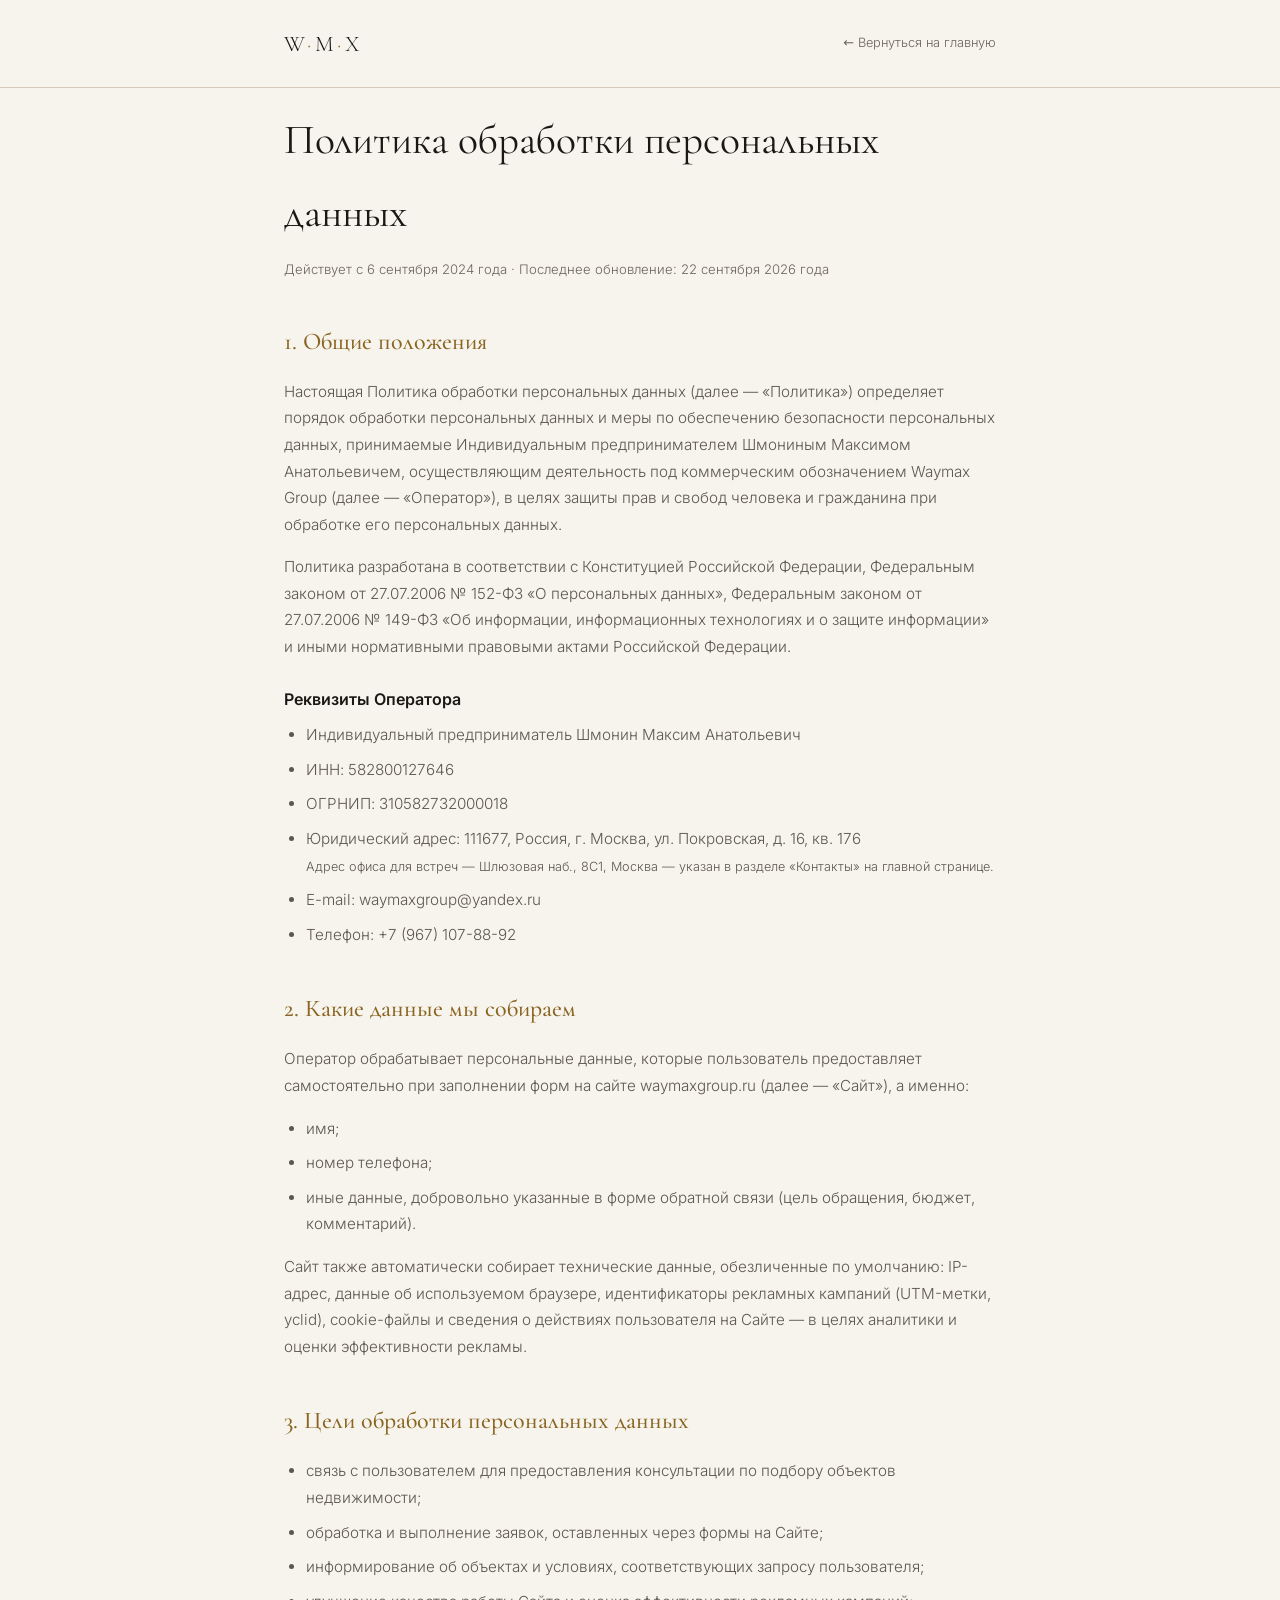
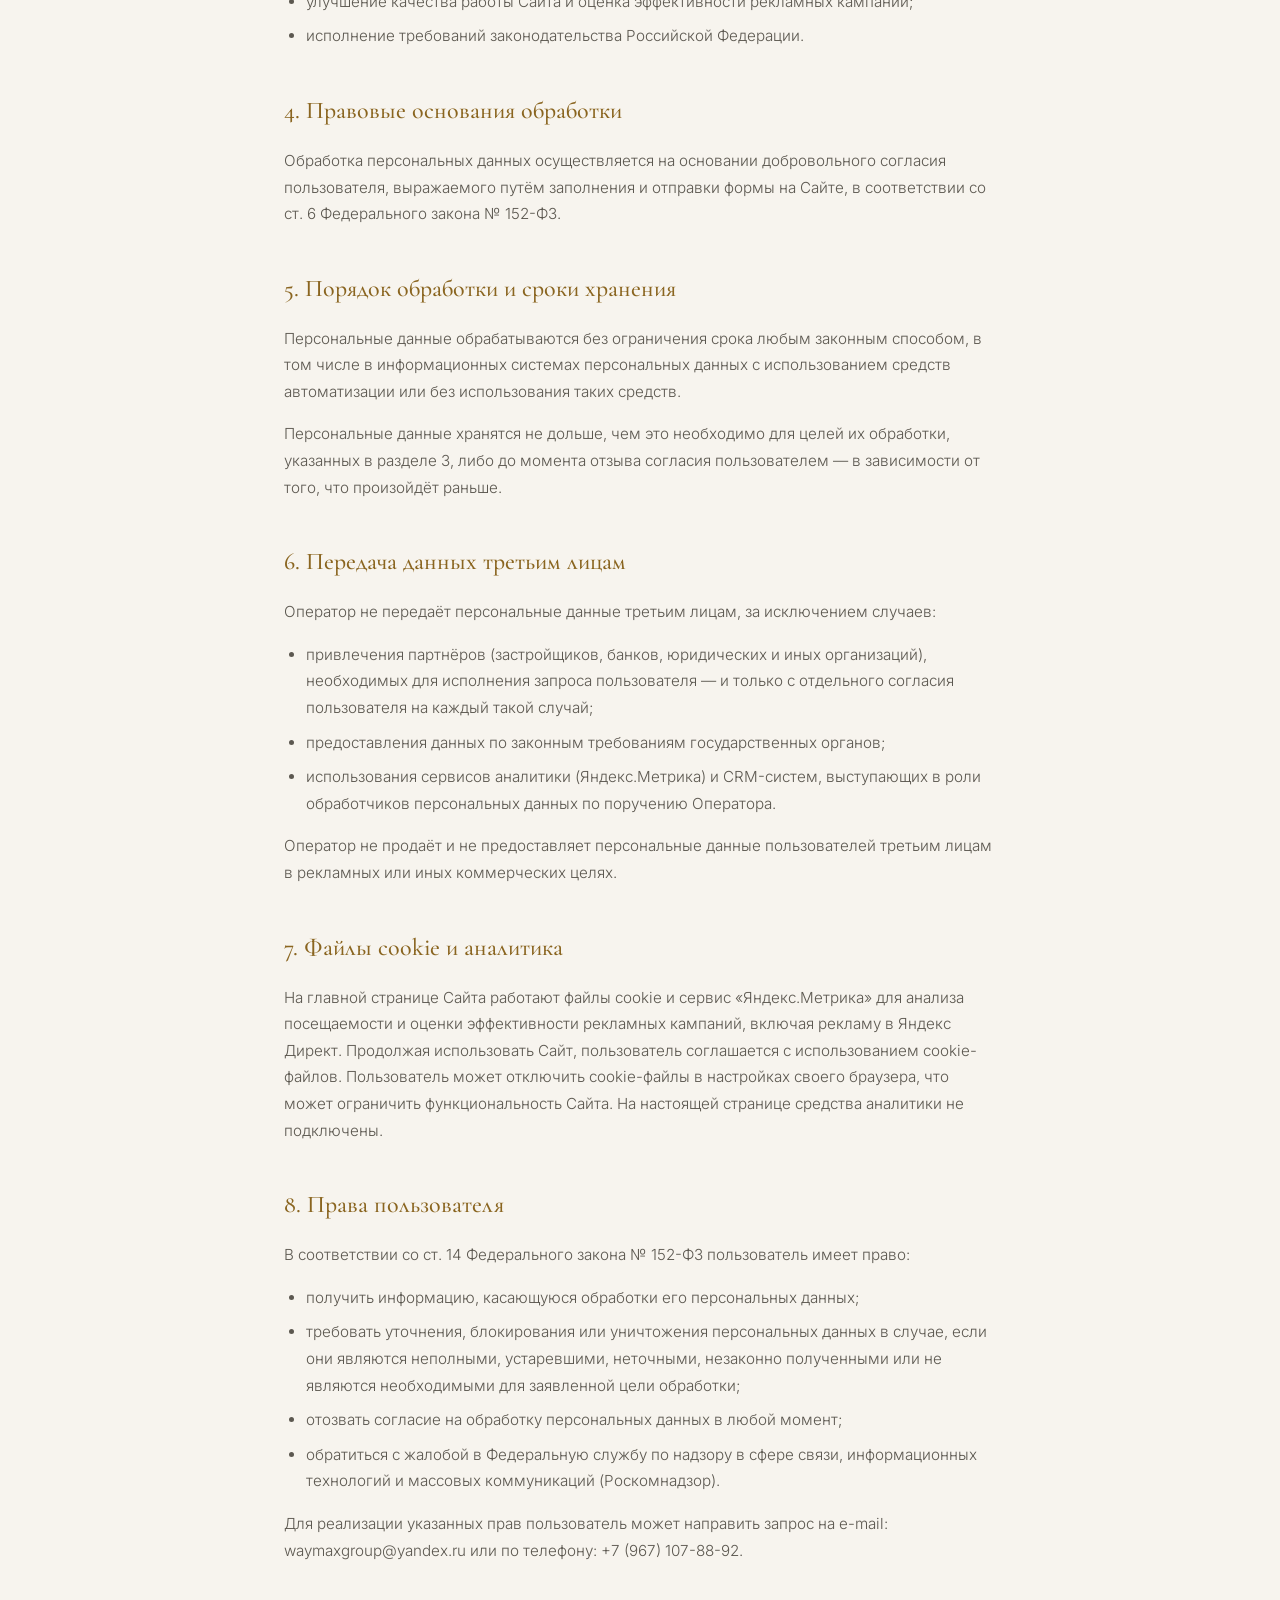
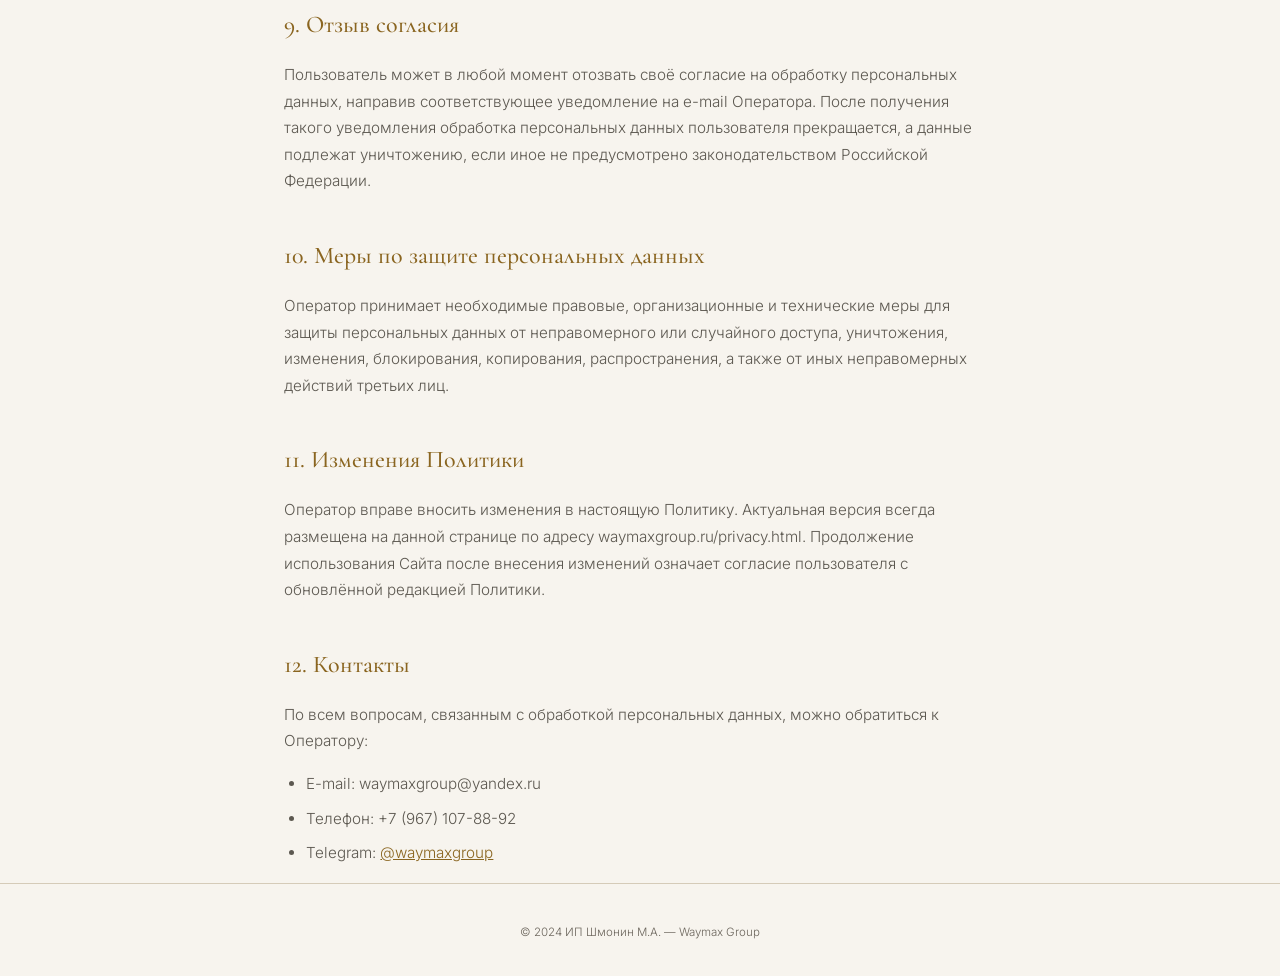
<file: privacy.html>
<!DOCTYPE html>
<html lang="ru">
<head>
  <meta name="color-scheme" content="dark light" />
  <script>
    /* Та же тема, что и на главной: ключ общий, поэтому выбор переносится
       между страницами. Выставляется до отрисовки, иначе мигает. */
    try {
      var t = localStorage.getItem('wmx-theme');
      if (t === 'dark' || t === 'light') document.documentElement.setAttribute('data-theme', t);
    } catch (e) {}
  </script>
  <meta charset="UTF-8" />
  <meta name="viewport" content="width=device-width, initial-scale=1.0" />

  <!-- seo-engine:begin — managed block, edits here are overwritten -->
  <title>Политика конфиденциальности — Waymax Group</title>
  <meta name="description" content="Политика обработки персональных данных Waymax Group в соответствии с Федеральным законом № 152-ФЗ.">
  <meta name="robots" content="noindex, follow">
  <meta name="yandex-verification" content="531092095a10cb94">
  <meta name="google-site-verification" content="fUFtjKnkrzWtRZuI2oQLNb2e3I6CQt49R8XiKwC50EE">
  <meta property="og:type" content="website">
  <meta property="og:url" content="https://waymaxgroup.ru/privacy">
  <meta property="og:site_name" content="Waymax Group">
  <meta property="og:locale" content="ru_RU">
  <meta property="og:title" content="Политика конфиденциальности — Waymax Group">
  <meta property="og:description" content="Политика обработки персональных данных Waymax Group в соответствии с Федеральным законом № 152-ФЗ.">
  <meta property="og:image" content="https://waymaxgroup.ru/og-cover.jpg">
  <meta property="og:image:width" content="1200">
  <meta property="og:image:height" content="630">
  <meta property="og:image:alt" content="Waymax Group — инвестиционная недвижимость Москвы">
  <meta name="twitter:card" content="summary_large_image">
  <meta name="twitter:title" content="Политика конфиденциальности — Waymax Group">
  <meta name="twitter:description" content="Политика обработки персональных данных Waymax Group в соответствии с Федеральным законом № 152-ФЗ.">
  <meta name="twitter:image" content="https://waymaxgroup.ru/og-cover.jpg">
  <script type="application/ld+json">
  {
   "@context": "https://schema.org",
   "@graph": [
    {
     "@type": "RealEstateAgent",
     "@id": "https://waymaxgroup.ru/#org",
     "name": "Waymax Group",
     "url": "https://waymaxgroup.ru/",
     "description": "Waymax Group — агентство инвестиционной недвижимости Москвы: подбор новостроек бизнес- и премиум-класса, сопровождение сделки, юридическая проверка, ипотека и ремонт. Каждого застройщика оцениваем по собственному Индексу надёжности из 7 критериев. Для покупателя услуги бесплатны.",
     "alternateName": [
      "Waymax",
      "WAYMAX",
      "Вэймакс"
     ],
     "telephone": "+7-967-107-88-92",
     "email": "waymaxgroup@yandex.ru",
     "logo": "https://waymaxgroup.ru/android-chrome-512x512.png",
     "image": "https://waymaxgroup.ru/og-cover.jpg",
     "foundingDate": "2024-09-06",
     "priceRange": "от 30 000 000 ₽",
     "slogan": "Недвижимость для роста капитала",
     "areaServed": "Москва",
     "address": {
      "@type": "PostalAddress",
      "streetAddress": "Шлюзовая наб., 8С1",
      "addressLocality": "Москва",
      "addressCountry": "RU"
     },
     "founder": {
      "@type": "Person",
      "name": "Максим Шмонин",
      "jobTitle": "Основатель Waymax Group"
     },
     "sameAs": [
      "https://yandex.ru/maps/org/waymax_group/121051648919/",
      "https://www.instagram.com/waymax_group/",
      "https://t.me/waymaxgroup",
      "https://masta.waymaxgroup.ru/"
     ],
     "hasOfferCatalog": {
      "@type": "OfferCatalog",
      "name": "Услуги",
      "itemListElement": [
       {
        "@type": "Offer",
        "itemOffered": {
         "@type": "Service",
         "name": "Подбор объектов",
         "description": "Точечный поиск недвижимости под инвестиционные цели и задачи клиента.",
         "url": "https://waymaxgroup.ru/#how"
        }
       },
       {
        "@type": "Offer",
        "itemOffered": {
         "@type": "Service",
         "name": "Сопровождение покупки и продажи",
         "description": "Все этапы сделки — от первого показа до подписания документов и получения ключей.",
         "url": "https://waymaxgroup.ru/#how"
        }
       },
       {
        "@type": "Offer",
        "itemOffered": {
         "@type": "Service",
         "name": "Юридическое сопровождение",
         "description": "Правовая проверка чистоты сделки, застройщика и объекта на основе Индекса надёжности Waymax.",
         "url": "https://waymaxgroup.ru/#how"
        }
       },
       {
        "@type": "Offer",
        "itemOffered": {
         "@type": "Service",
         "name": "Ипотека",
         "description": "Подбор и оформление условий финансирования среди партнёрских банков.",
         "url": "https://waymaxgroup.ru/#how"
        }
       },
       {
        "@type": "Offer",
        "itemOffered": {
         "@type": "Service",
         "name": "Индекс надёжности застройщика",
         "description": "Оценка застройщика по 7 критериям: балл от 0 до 100 и категория рекомендации. Бесплатно, по заявке.",
         "url": "https://waymaxgroup.ru/#index-reliability"
        }
       },
       {
        "@type": "Offer",
        "itemOffered": {
         "@type": "Service",
         "name": "МАСТА",
         "description": "Авторская система персонального анализа квартиры: пять измерений, сорок критериев, веса по ответам клиента.",
         "url": "https://masta.waymaxgroup.ru/"
        }
       },
       {
        "@type": "Offer",
        "itemOffered": {
         "@type": "Service",
         "name": "Telegram-бот «Waymax Недвижимость»",
         "description": "Цены, планировки, подбор, ипотечный калькулятор и сравнение новостроек Москвы в чате. Бесплатно.",
         "url": "https://t.me/waymaxgroup_bot"
        }
       }
      ]
     }
    },
    {
     "@type": "WebSite",
     "@id": "https://waymaxgroup.ru/#site",
     "url": "https://waymaxgroup.ru/",
     "name": "Waymax Group",
     "inLanguage": "ru",
     "publisher": {
      "@id": "https://waymaxgroup.ru/#org"
     }
    },
    {
     "@type": "WebPage",
     "@id": "https://waymaxgroup.ru/privacy#page",
     "url": "https://waymaxgroup.ru/privacy",
     "name": "Политика конфиденциальности — Waymax Group",
     "description": "Политика обработки персональных данных Waymax Group в соответствии с Федеральным законом № 152-ФЗ.",
     "inLanguage": "ru",
     "isPartOf": {
      "@id": "https://waymaxgroup.ru/#site"
     },
     "about": {
      "@id": "https://waymaxgroup.ru/#org"
     }
    }
   ]
  }
  </script>
  <!-- seo-engine:end -->
  <!-- Шрифты свои, не с fonts.googleapis.com — не блокирует отрисовку и не
       уходит за границу с адресом посетителя. 24.09.2026. -->
  <link rel="stylesheet" href="/fonts/fonts.css">

  <style>
    *, *::before, *::after { box-sizing: border-box; margin: 0; padding: 0; }
    /* Палитра та же, что на главной и в Waymax PRO. Золото здесь только
       чернила — заливок на этой странице нет. */
    :root {
      --ink: #0F1013; --paper: #F7F4EE; --gold-solid: #E0BB72; --gold-lt: #EAD2A2;
      --display: 'Cormorant Garamond', Georgia, serif; --body: 'Inter', system-ui, sans-serif;

      /* Те же роли, что на главной: страница с политикой не должна остаться
         чёрной, когда весь сайт переключили в светлую тему. */
      --bg: #0F1013; --fg: #F7F6F3; --fg-soft: #B8B6C2; --muted: #9A98A4;
      --gold: #E0BB72; --border: #40424E; color-scheme: dark;
    }
    :root[data-theme="light"] {
      --bg: #F7F4EE; --fg: #1A1815; --fg-soft: #5C5850; --muted: #6B655C;
      --gold: #8A6520; --border: #D5CBB8; color-scheme: light;
    }
    @media (prefers-color-scheme: light) {
      :root:not([data-theme="dark"]) {
        --bg: #F7F4EE; --fg: #1A1815; --fg-soft: #5C5850; --muted: #6B655C;
        --gold: #8A6520; --border: #D5CBB8; color-scheme: light;
      }
    }
    body {
      background: var(--bg); color: var(--fg); font-family: var(--body); font-weight: 300;
      font-size: 16px; line-height: 1.75; -webkit-font-smoothing: antialiased;
    }
    a { color: var(--gold); text-decoration: underline; }
    .container { max-width: 760px; margin: 0 auto; padding: 0 1.5rem; }
    header {
      border-bottom: 1px solid var(--border); padding: 1.5rem 0; margin-bottom: 1rem;
    }
    .header-inner { display: flex; align-items: center; justify-content: space-between; }
    .logo { font-family: var(--display); font-size: 1.4rem; letter-spacing: 0.15em; color: var(--fg); text-decoration: none; }
    .logo span { color: var(--gold); }
    .back-link { font-size: 0.8rem; color: var(--muted); text-decoration: none; }
    .back-link:hover { color: var(--gold); }
    main { padding: 3rem 0 5rem; }
    h1 {
      font-family: var(--display); font-size: clamp(1.8rem, 4vw, 2.6rem); font-weight: 400;
      color: var(--fg); margin-bottom: 0.5rem;
    }
    .updated { font-size: 0.82rem; color: var(--muted); margin-bottom: 2.5rem; }
    h2 {
      font-family: var(--display); font-size: 1.5rem; font-weight: 500; color: var(--gold);
      margin: 2.5rem 0 1rem;
    }
    h3 { font-size: 1rem; font-weight: 600; color: var(--fg); margin: 1.5rem 0 0.6rem; }
    p { color: var(--fg-soft); margin-bottom: 1rem; font-size: 0.95rem; }
    ul, ol { margin: 0 0 1rem 1.4rem; color: var(--fg-soft); }
    li { margin-bottom: 0.5rem; font-size: 0.95rem; }
    footer { border-top: 1px solid var(--border); padding: 2rem 0; text-align: center; }
    .footer-copy { font-size: 0.72rem; color: var(--muted); }
  </style>
</head>
<body>

<header>
  <div class="container header-inner">
    <a href="index.html" class="logo">W<span>·</span>M<span>·</span>X</a>
    <a href="index.html" class="back-link">← Вернуться на главную</a>
  </div>
</header>

<main class="container">
  <h1>Политика обработки персональных данных</h1>
  <p class="updated">Действует с 6 сентября 2024 года · Последнее обновление: 22 сентября 2026 года</p>

  <h2>1. Общие положения</h2>
  <p>Настоящая Политика обработки персональных данных (далее — «Политика») определяет порядок обработки персональных данных и меры по обеспечению безопасности персональных данных, принимаемые Индивидуальным предпринимателем Шмониным Максимом Анатольевичем, осуществляющим деятельность под коммерческим обозначением Waymax Group (далее — «Оператор»), в целях защиты прав и свобод человека и гражданина при обработке его персональных данных.</p>
  <p>Политика разработана в соответствии с Конституцией Российской Федерации, Федеральным законом от 27.07.2006 № 152-ФЗ «О персональных данных», Федеральным законом от 27.07.2006 № 149-ФЗ «Об информации, информационных технологиях и о защите информации» и иными нормативными правовыми актами Российской Федерации.</p>

  <h3>Реквизиты Оператора</h3>
  <ul>
    <li>Индивидуальный предприниматель Шмонин Максим Анатольевич</li>
    <li>ИНН: 582800127646</li>
    <li>ОГРНИП: 310582732000018</li>
    <li>Юридический адрес: 111677, Россия, г. Москва, ул. Покровская, д. 16, кв. 176<br>
        <small>Адрес офиса для встреч — Шлюзовая наб., 8С1, Москва — указан в разделе «Контакты» на главной странице.</small></li>
    <li>E-mail: waymaxgroup@yandex.ru</li>
    <li>Телефон: +7 (967) 107-88-92</li>
  </ul>

  <h2>2. Какие данные мы собираем</h2>
  <p>Оператор обрабатывает персональные данные, которые пользователь предоставляет самостоятельно при заполнении форм на сайте waymaxgroup.ru (далее — «Сайт»), а именно:</p>
  <ul>
    <li>имя;</li>
    <li>номер телефона;</li>
    <li>иные данные, добровольно указанные в форме обратной связи (цель обращения, бюджет, комментарий).</li>
  </ul>
  <p>Сайт также автоматически собирает технические данные, обезличенные по умолчанию: IP-адрес, данные об используемом браузере, идентификаторы рекламных кампаний (UTM-метки, yclid), cookie-файлы и сведения о действиях пользователя на Сайте — в целях аналитики и оценки эффективности рекламы.</p>

  <h2>3. Цели обработки персональных данных</h2>
  <ul>
    <li>связь с пользователем для предоставления консультации по подбору объектов недвижимости;</li>
    <li>обработка и выполнение заявок, оставленных через формы на Сайте;</li>
    <li>информирование об объектах и условиях, соответствующих запросу пользователя;</li>
    <li>улучшение качества работы Сайта и оценка эффективности рекламных кампаний;</li>
    <li>исполнение требований законодательства Российской Федерации.</li>
  </ul>

  <h2>4. Правовые основания обработки</h2>
  <p>Обработка персональных данных осуществляется на основании добровольного согласия пользователя, выражаемого путём заполнения и отправки формы на Сайте, в соответствии со ст. 6 Федерального закона № 152-ФЗ.</p>

  <h2>5. Порядок обработки и сроки хранения</h2>
  <p>Персональные данные обрабатываются без ограничения срока любым законным способом, в том числе в информационных системах персональных данных с использованием средств автоматизации или без использования таких средств.</p>
  <p>Персональные данные хранятся не дольше, чем это необходимо для целей их обработки, указанных в разделе 3, либо до момента отзыва согласия пользователем — в зависимости от того, что произойдёт раньше.</p>

  <h2>6. Передача данных третьим лицам</h2>
  <p>Оператор не передаёт персональные данные третьим лицам, за исключением случаев:</p>
  <ul>
    <li>привлечения партнёров (застройщиков, банков, юридических и иных организаций), необходимых для исполнения запроса пользователя — и только с отдельного согласия пользователя на каждый такой случай;</li>
    <li>предоставления данных по законным требованиям государственных органов;</li>
    <li>использования сервисов аналитики (Яндекс.Метрика) и CRM-систем, выступающих в роли обработчиков персональных данных по поручению Оператора.</li>
  </ul>
  <p>Оператор не продаёт и не предоставляет персональные данные пользователей третьим лицам в рекламных или иных коммерческих целях.</p>

  <h2>7. Файлы cookie и аналитика</h2>
  <p>На главной странице Сайта работают файлы cookie и сервис «Яндекс.Метрика» для анализа посещаемости и оценки эффективности рекламных кампаний, включая рекламу в Яндекс Директ. Продолжая использовать Сайт, пользователь соглашается с использованием cookie-файлов. Пользователь может отключить cookie-файлы в настройках своего браузера, что может ограничить функциональность Сайта. На настоящей странице средства аналитики не подключены.</p>

  <h2>8. Права пользователя</h2>
  <p>В соответствии со ст. 14 Федерального закона № 152-ФЗ пользователь имеет право:</p>
  <ul>
    <li>получить информацию, касающуюся обработки его персональных данных;</li>
    <li>требовать уточнения, блокирования или уничтожения персональных данных в случае, если они являются неполными, устаревшими, неточными, незаконно полученными или не являются необходимыми для заявленной цели обработки;</li>
    <li>отозвать согласие на обработку персональных данных в любой момент;</li>
    <li>обратиться с жалобой в Федеральную службу по надзору в сфере связи, информационных технологий и массовых коммуникаций (Роскомнадзор).</li>
  </ul>
  <p>Для реализации указанных прав пользователь может направить запрос на e-mail: waymaxgroup@yandex.ru или по телефону: +7 (967) 107-88-92.</p>

  <h2>9. Отзыв согласия</h2>
  <p>Пользователь может в любой момент отозвать своё согласие на обработку персональных данных, направив соответствующее уведомление на e-mail Оператора. После получения такого уведомления обработка персональных данных пользователя прекращается, а данные подлежат уничтожению, если иное не предусмотрено законодательством Российской Федерации.</p>

  <h2>10. Меры по защите персональных данных</h2>
  <p>Оператор принимает необходимые правовые, организационные и технические меры для защиты персональных данных от неправомерного или случайного доступа, уничтожения, изменения, блокирования, копирования, распространения, а также от иных неправомерных действий третьих лиц.</p>

  <h2>11. Изменения Политики</h2>
  <p>Оператор вправе вносить изменения в настоящую Политику. Актуальная версия всегда размещена на данной странице по адресу waymaxgroup.ru/privacy.html. Продолжение использования Сайта после внесения изменений означает согласие пользователя с обновлённой редакцией Политики.</p>

  <h2>12. Контакты</h2>
  <p>По всем вопросам, связанным с обработкой персональных данных, можно обратиться к Оператору:</p>
  <ul>
    <li>E-mail: waymaxgroup@yandex.ru</li>
    <li>Телефон: +7 (967) 107-88-92</li>
    <li>Telegram: <a href="https://t.me/waymaxgroup" target="_blank" rel="noopener">@waymaxgroup</a></li>
  </ul>
</main>

<footer>
  <div class="container">
    <span class="footer-copy">© 2024 ИП Шмонин М.А. — Waymax Group</span>
  </div>
</footer>

</body>
</html>
</file>
<file: fonts/fonts.css>
/* Шрифты лежат локально, а не на fonts.gstatic.com: у обоих семейств переменная
   насыщенность (variable font), поэтому одна пара файлов (латиница+кириллица)
   покрывает все используемые начертания. Курсив Cormorant Garamond — отдельные
   файлы, у переменного начертания нет курсивной оси. 24.09.2026. */
@font-face {
  font-family: 'Cormorant Garamond';
  font-style: normal;
  font-weight: 300 700;
  font-display: swap;
  src: url(/fonts/CormorantGaramond-cyrillic.woff2) format('woff2');
  unicode-range: U+0301, U+0400-045F, U+0490-0491, U+04B0-04B1, U+2116;
}
@font-face {
  font-family: 'Cormorant Garamond';
  font-style: normal;
  font-weight: 300 700;
  font-display: swap;
  src: url(/fonts/CormorantGaramond-latin.woff2) format('woff2');
  unicode-range: U+0000-00FF, U+0131, U+0152-0153, U+02BB-02BC, U+02C6, U+02DA, U+02DC, U+0304, U+0308, U+0329, U+2000-206F, U+20AC, U+2122, U+2191, U+2193, U+2212, U+2215, U+FEFF, U+FFFD;
}
@font-face {
  font-family: 'Cormorant Garamond';
  font-style: italic;
  font-weight: 400;
  font-display: swap;
  src: url(/fonts/cormorant-italic-cyrillic.woff2) format('woff2');
  unicode-range: U+0301, U+0400-045F, U+0490-0491, U+04B0-04B1, U+2116;
}
@font-face {
  font-family: 'Cormorant Garamond';
  font-style: italic;
  font-weight: 400;
  font-display: swap;
  src: url(/fonts/cormorant-italic-latin.woff2) format('woff2');
  unicode-range: U+0000-00FF, U+0131, U+0152-0153, U+02BB-02BC, U+02C6, U+02DA, U+02DC, U+0304, U+0308, U+0329, U+2000-206F, U+20AC, U+2122, U+2191, U+2193, U+2212, U+2215, U+FEFF, U+FFFD;
}
@font-face {
  font-family: 'Inter';
  font-style: normal;
  font-weight: 300 900;
  font-display: swap;
  src: url(/fonts/Inter-cyrillic.woff2) format('woff2');
  unicode-range: U+0301, U+0400-045F, U+0490-0491, U+04B0-04B1, U+2116;
}
@font-face {
  font-family: 'Inter';
  font-style: normal;
  font-weight: 300 900;
  font-display: swap;
  src: url(/fonts/Inter-latin.woff2) format('woff2');
  unicode-range: U+0000-00FF, U+0131, U+0152-0153, U+02BB-02BC, U+02C6, U+02DA, U+02DC, U+0304, U+0308, U+0329, U+2000-206F, U+20AC, U+2122, U+2191, U+2193, U+2212, U+2215, U+FEFF, U+FFFD;
}
</file>
